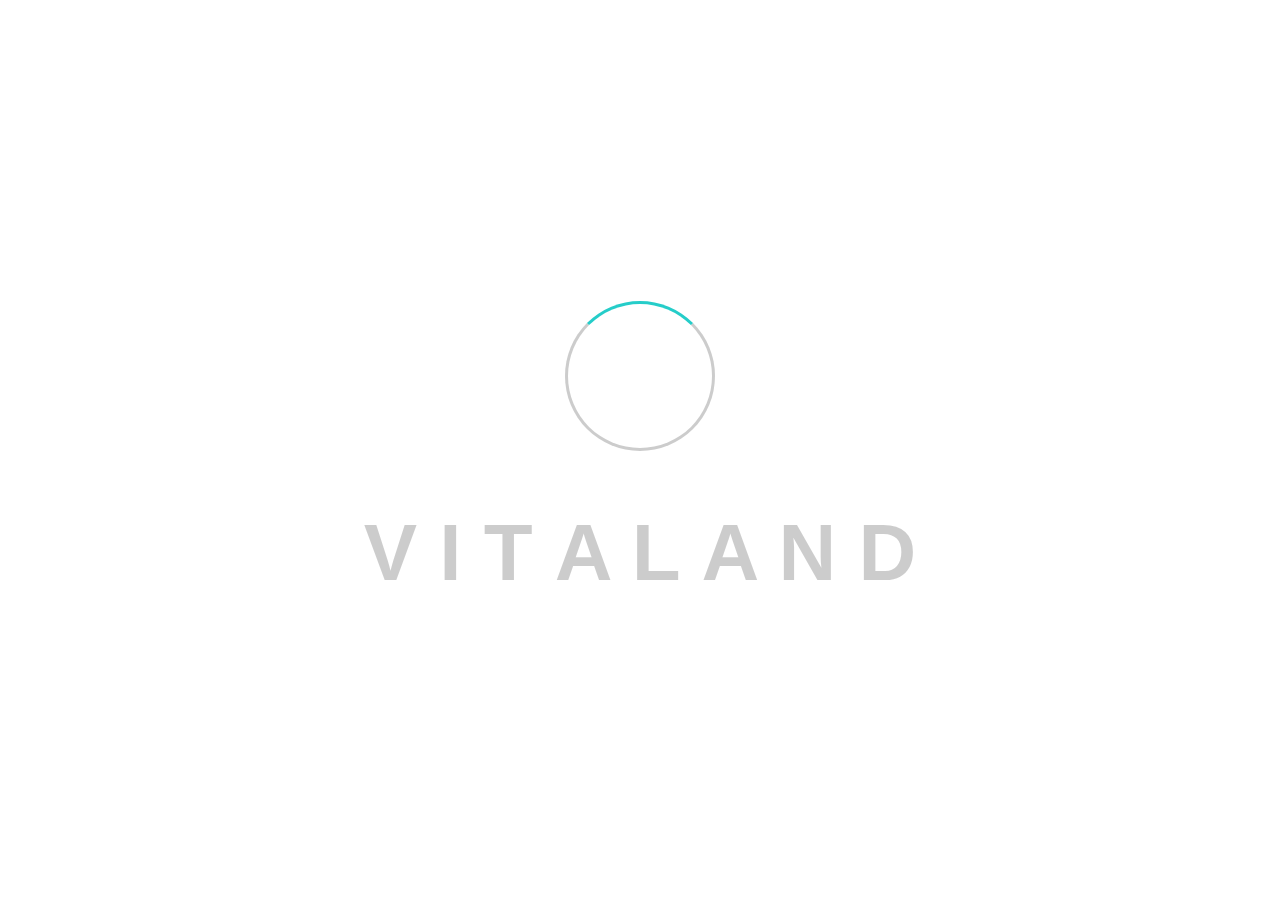
<file: bootstrap学习/index.html>
<!DOCTYPE html>
<html lang="en">

<head>
    <meta charset="UTF-8">
    <meta http-equiv="X-UA-Compatible" content="IE=edge">
    <meta name="viewport" content="width=device-width, initial-scale=1.0">
    <link rel="stylesheet" href="bootstrap/css/bootstrap.css">
    <link rel="stylesheet" href="bootstrap/css/bootstrap.min.css">
    <link rel="stylesheet" href="css/preload.css">
    <link rel="stylesheet" href="css/gallery-grid.css">
    <link rel="shortcut icon" type="image/x-icon" href="images/castle.png">
    <script src="https://cdnjs.cloudflare.com/ajax/libs/popper.js/1.11.0/umd/popper.min.js"
        integrity="sha384-b/U6ypiBEHpOf/4+1nzFpr53nxSS+GLCkfwBdFNTxtclqqenISfwAzpKaMNFNmj4"
        crossorigin="anonymous"></script>
    <title>Vitaland Kids Cafe Headquarter</title>
</head>

<body>
    <!-- preloader  -->
    <div id="preloader">
        <div id="ctn-preloader" class="ctn-preloader" onclick="preloader()">
            <div class="animation-preloader">
                <div class="spinner">
    <!-- <img src="images/castle.png" alt="" style="width: 70px;"> -->
    </div>
                <div class="txt-loading">
                    <span data-text-preloader="V" class="letters-loading">
                        V
                    </span>
                    <span data-text-preloader="I" class="letters-loading">
                        I
                    </span>
                    <span data-text-preloader="T" class="letters-loading">
                        T
                    </span>
                    <span data-text-preloader="A" class="letters-loading">
                        A
                    </span>
                    <span data-text-preloader="L" class="letters-loading">
                        L
                    </span>
                    <span data-text-preloader="A" class="letters-loading">
                        A
                    </span>
                    <span data-text-preloader="N" class="letters-loading">
                        N
                    </span>
                    <span data-text-preloader="D" class="letters-loading">
                        D
                    </span>
                </div>
            </div>
            <div class="loader">
                <div class="row">
                    <div class="col-3 loader-section section-left">
                        <div class="bg"></div>
                    </div>
                    <div class="col-3 loader-section section-left">
                        <div class="bg"></div>
                    </div>
                    <div class="col-3 loader-section section-right">
                        <div class="bg"></div>
                    </div>
                    <div class="col-3 loader-section section-right">
                        <div class="bg"></div>
                    </div>
                </div>
            </div>
        </div>
    </div>
    <!-- preloader end -->

    <!-- <div class="container-fluid" style="padding: 0;">
        <div id="index" class="container">
            <div class="navbar">
                <img src="images/newLogo.png" alt="" style="height: 45px;">
                <a href="" style="font-size: 20px;"><strong>Franchise</strong></a>
            </div>
            
            <div class="row">
            <div id="story" class="col-lg-12" style="margin-bottom: 20px; text-align: center;">
                <h4>Brand story</h4>
                <p>Vitaland is a sdjks kjdks dousoikslkjdja jkskdiodsdnklldksl</p>
            </div></div>
            <div class="row">
                <div class="col-lg-6 col-sm-12"><input class="form-control" type="search"
                        placeholder="search our branches" style="width:100%;border-radius: 3px;margin-bottom: 5px;">
                </div>
                <div id="out" class="col-lg-3 col-sm-6 col-6"><i class="fas fa-map-marker-alt"></i><p
                        onclick="geoFindMe()">Nearby</p></div>
                <div class="btn-group col-lg-3 col-sm-6 col-6">
                    <button type="button" class="btn btn-light dropdown-toggle" data-toggle="dropdown"
                        aria-haspopup="true" aria-expanded="false">
                        Our Branches
                    </button>
                    <div class="dropdown-menu">
                        <a class="dropdown-item" href="home.html"><strong>Rhodes</strong></a>
                        <div class="dropdown-divider"></div>
                        <a class="dropdown-item disabled" href="#">Miranda (coming soon...)</a>
                        <a class="dropdown-item disabled" href="#">Burwood (coming soon...)</a>
                        <a class="dropdown-item disabled" href="#">North Beach (coming soon...)</a>
                    </div>
                </div>
            </div>
            <div id="membership" class="row">
                <div class="col-lg-5 col-sm-12" >
                    <img src="https://glueup.com/storage/app/uploads/public/5f2/333/c07/5f2333c07df10013921196.png"
                        alt="" width="90%">
                </div>
                <div class="col-lg-7 col-sm-12" >
                    <table class="table">
                        <caption>List of Membership</caption>
                        <thead>
                            <tr>
                                <th scope="col">#</th>
                                <th scope="col">Top up</th>
                                <th scope="col">Bonus</th>
                                <th scope="col">You'll get</th>
                            </tr>
                        </thead>
                        <tbody>
                            <tr>
                                <th scope="row">Diamond</th>
                                <td>5000</td>
                                <td>2000</td>
                                <td>7000</td>
                            </tr>
                            <tr>
                                <th scope="row">Platinum</th>
                                <td>3000</td>
                                <td>1100</td>
                                <td>4100</td>
                            </tr>
                            <tr>
                                <th scope="row">Gold</th>
                                <td>Larry</td>
                                <td>the Bird</td>
                                <td>@twitter</td>
                            </tr>
                            <tr>
                                <th scope="row">Silver</th>
                                <td>Larry</td>
                                <td>the Bird</td>
                                <td>@twitter</td>
                            </tr>
                        </tbody>
                    </table>
                </div>
            </div>

        </div> -->

    </div>
    <script type="text/javascript" src="js/jquery-3.5.0.min.js"></script>
    <script src="bootstrap/js/bootstrap.min.js"></script>
    <script src="bootstrap/js/bootstrap.bundle.js"></script>
    <script src="bootstrap/js/bootstrap.bundle.min.js"></script>
    <script src="bootstrap/js/popper.min.js"></script>

    <script type="text/javascript" src="js/main.js"></script>
    <script>
        function geoFindMe() {
            var output = document.getElementById("out");

            if (!navigator.geolocation) {
                output.innerHTML = "<p>您的浏览器不支持地理位置</p>";
                return;
            }

            function success(position) {
                var latitude = position.coords.latitude;
                var longitude = position.coords.longitude;

                output.innerHTML = '<p>Latitude is ' + latitude + '° <br>Longitude is ' + longitude + '°</p>';

                var img = new Image();
                img.src = "http://maps.googleapis.com/maps/api/staticmap?center=" + latitude + "," + longitude + "&zoom=13&size=300x300&sensor=false";

                output.appendChild(img);
            };

            function error() {
                output.innerHTML = "无法获取您的位置";
            };

            output.innerHTML = "<p>Locating…</p>";

            navigator.geolocation.getCurrentPosition(success, error);
        }
    </script>
</body>

</html>
</file>
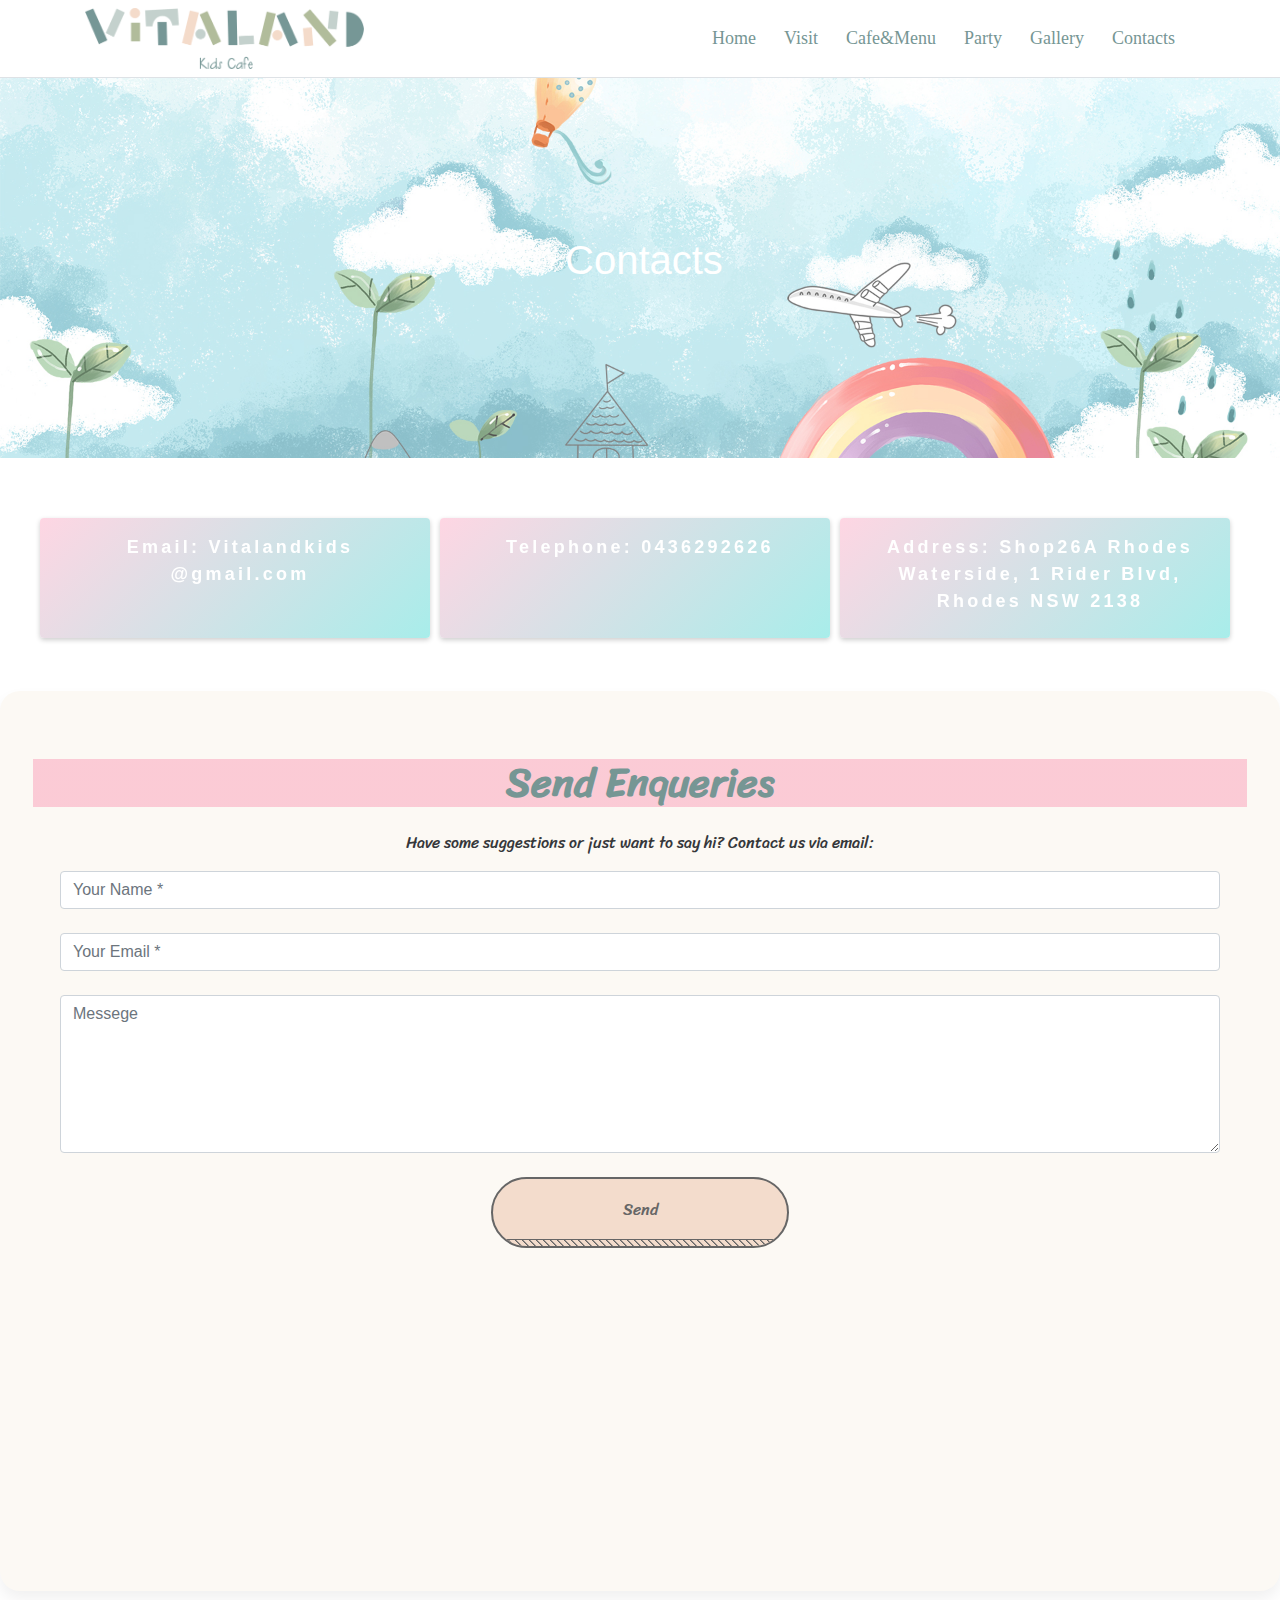
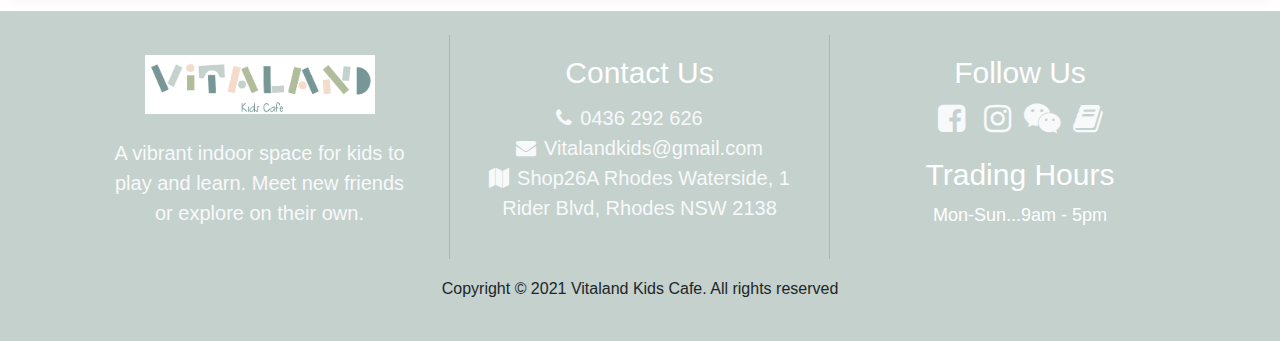
<file: bootstrap学习/contacts.html>
<!DOCTYPE html>
<html lang="en">

<head>
    <meta charset="UTF-8">
    <meta name="viewport" content="width=device-width, initial-scale=1.0">
    <meta http-equiv="X-UA-Compatible" content="ie=edge">
    <!--[if lt IE 9]>
      <script src="https://cdn.jsdelivr.net/npm/html5shiv@3.7.3/dist/html5shiv.min.js"></script>
      <script src="https://cdn.jsdelivr.net/npm/respond.js@1.4.2/dest/respond.min.js"></script>
    <![endif]-->
    <script type="text/javascript" src="https://cdnjs.cloudflare.com/ajax/libs/jquery/3.4.1/jquery.slim.min.js"></script>
    <link rel="stylesheet" href="bootstrap/css/bootstrap.min.css">
    <link rel="stylesheet" href="bootstrap/css/bootstrap.css">
    <link rel="stylesheet" href="https://cdnjs.cloudflare.com/ajax/libs/font-awesome/4.7.0/css/font-awesome.css">
    <link rel="stylesheet" href="css/index.css">
    <link rel="preconnect" href="https://fonts.gstatic.com">
    <link href="https://fonts.googleapis.com/css2?family=Cute+Font&family=Sriracha&display=swap" rel="stylesheet">
    <link rel="stylesheet" type="text/css" href="css/commonstyle.css">
    <link rel="stylesheet" href="css/baguetteBox.min.css">
    <link rel="stylesheet" href="css/gallery-grid.css">
    <script type="text/javascript" src="js/jquery-1.12.4.min.js"></script>
    <link rel="shortcut icon" type="image/x-icon" href="images/castle.png">
    <script src="https://stackpath.bootstrapcdn.com/bootstrap/4.3.1/js/bootstrap.bundle.min.js"></script>
    <title>Vitaland Kids Cafe</title>
</head>

<body>
    <!-- Navigation -->
    <nav class="navbar navbar-expand-lg navbar-dark bg-light border-bottom shadow-md">
        <div class="container">            
            <a class="navbar-left" href="home.html">
                <img src="images/newLogo.png" alt="Vitaland Kids Cafe">
            </a>
            <button class="navbar-toggler" type="button" data-toggle="collapse" data-target="#navbarResponsive"
                aria-controls="navbarResponsive" aria-expanded="false" aria-label="Toggle navigation">
                <span class="navbar-toggler-icon"></span>
            </button>
            <div class="collapse navbar-collapse" id="navbarResponsive">
                <ul class="navbar-nav ml-auto">
                    <li class="nav-item">
                        <a class="nav-link" href="home.html">Home</a>
                    </li>
                    <li class="nav-item">
                        <a class="nav-link" href="visit.html">Visit</a>
                    </li>
                    <li class="nav-item">
                        <a class="nav-link" href="menu.html">Cafe&Menu</a>
                    </li>
                    <li class="nav-item">
                        <a class="nav-link" href="party.html">Party</a>
                    </li>
                    <li class="nav-item">
                        <a class="nav-link" href="gallery.html">Gallery</a>
                    </li>
                    <li class="nav-item active">
                        <a class="nav-link" href="contacts.html">Contacts</a>
                    </li>
                </ul>
            </div>
        </div>
    </nav>

    <!-- Page Content -->
    <div class="container-fluid">
        <div id="contacts">
            <div style="width: 150px">
                <h1>
                    <p class="text-center text-white">Contacts</p>
                </h1>
            </div>
        </div>
        <div id="infoboard" class="row" style="margin-top:60px; margin-bottom: 60px; margin-left: 40px; margin-right: 40px;">
            <a class="col-sm-12 col-md-4 infoboard" title="Email: Vitalandkids         @gmail.com" onmouseover="i=0; wave(i)"></a>
            <a class="col-sm-12 col-md-4 infoboard" title="Telephone: 0436292626" onmouseover="i=1; wave(i)"></a>
            <a class="col-sm-12 col-md-4 infoboard"
                title="Address: Shop26A Rhodes Waterside, 1 Rider Blvd, Rhodes NSW 2138"
                onmouseover="i=2; wave(i)"></a>
        </div>
        <div class="container gallery-container" style="margin-bottom: 20px;justify-content:center; background-color:#fcf9f4;">
            <div class="col-sm-12">
                <form class="col-lg-12" method="POST" action="email.php">
                    <br><br>
                    <th><h1 style="text-align:center;font-family: 'Sriracha', cursive;">Send Enqueries</h1></th>
                    <br><p style="text-align:center;font-family: 'Sriracha', cursive;">Have some suggestions or just want to say hi? Contact us via email:</p>
                    <div class="col-md-12">
                    <input type="text" class="form-control" name="Name" placeholder="Your Name *" required><br>
                    </div>
                    <div class="col-md-12">                    
                    <input type="email" class="form-control" name="Email" aria-describedby="emailHelp" placeholder="Your Email *" required><br>
                    </div>
                    <div class="col-md-12">                    
                    <textarea class="form-control" name="Textcontent" rows="6" placeholder="Messege"></textarea>
                    </div>
                    <br>
                    <div style="text-align: center;">
                        <button type="submit" class="btn1 btn--stripe btn--radius col-sm-3" style="font-family: 'Sriracha', cursive;">Send</button>
                    </div>                
                    <br><br>
                </form>
            </div>
        </div>
    </div>

    <!-- footer -->
    <footer>
        <div class="jumbotron jumbotron-fluid bg-secondary p-4 mt-5 mb-0">
            <div class="container">
                <div class="row">
                    <div class="col-12 col-sm-12 col-md-12 col-lg-4 col-xl-4 cizgi">
                        <div class="card bg-secondary border-0">
                            <div class="card-body text-light text-center">
                                <img src="images/smallLogo.png" alt="" width="230px" height="auto"
                                    max-width="66%"><br><br>

                                <p class="d-inline lead">A vibrant indoor space for kids to play and learn. Meet new
                                    friends or explore on their own.<br>
                                </p>

                            </div>
                        </div>
                    </div>

                    <div class="col-12 col-sm-12 col-md-6 col-lg-4 col-xl-4 cizgi">
                        <div class="card bg-secondary border-0">
                            <div class="card-body text-center">
                                <h5 class="card-title text-white display-4" style="font-size:30px"><strong>Contact
                                        Us</strong>
                                </h5>
                                <a class="text-light d-block lead" style="margin-left: -20px" href="#"><i
                                        class="fa fa-phone mr-2"></i>0436 292 626</a>
                                <a class="text-light d-block lead" href="#"><i
                                        class="fa fa-envelope mr-2"></i>Vitalandkids@gmail.com
                                </a>
                                <a class="text-light d-block lead"
                                    href="https://www.google.com/maps/place/Vitaland+Kids+Cafe/@-33.8348117,151.0830516,17z/data=!3m1!4b1!4m5!3m4!1s0x6b12a539952262e5:0x449f6b0a17a63c5b!8m2!3d-33.8348117!4d151.0852403"><i
                                        class="fa fa-map mr-2"></i>Shop26A Rhodes Waterside, 1 Rider Blvd, Rhodes
                                    NSW 2138</a>
                            </div>
                        </div>
                    </div>

                    <div class="col-12 col-sm-12 col-md-6 col-lg-4 col-xl-4">

                        <div class="card bg-secondary border-0">
                            <div class="card-body text-center" style="padding-bottom: 0%;">
                                <h5 class="card-title text-white display-4" style="font-size:30px;"><strong>Follow
                                        Us</strong></h5>

                                <a class="text-light"
                                    href="https://www.facebook.com/pages/category/Restaurant/vitaland_kids_cafe-104417804975632/"
                                    target="view_window"><i class="fa fa-facebook-square fa-fw fa-2x"></i></a>
                                <a class="text-light" href="https://www.instagram.com/vitaland_kids_cafe/"
                                    target="view_window"><i class="fa fa-instagram fa-fw fa-2x"></i></a>
                                <a class="text-light-wechat"><i class="fa fa-wechat fa-fw fa-2x"></i></a>
                                <a class="text-light"
                                    href="https://www.xiaohongshu.com/user/profile/5c60b7e7000000001d038f2c"
                                    target="view_window"><i class="fa fa-book fa-fw fa-2x"></i></a>
                            </div>
                            <div class="code_wrap">
                                <ul class="code">
                                    <li><img class="wechat" src="images/qrcode.png" alt="" width="100px" height="100px">
                                    </li>
                                </ul>
                            </div>
                            <div class="card-body text-center">
                                <h5 class="card-title text-white display-4" style="font-size:30px"><strong>Trading
                                        Hours</strong></h5>
                                <p class="card-title text-white display-4" style="font-size:18px">Mon-Sun...9am - 5pm
                                </p>
                            </div>
                        </div>



                    </div>

                </div>

                <div class="copyright">
                    <p class="text-center">Copyright © 2021 Vitaland Kids Cafe. All rights reserved</p>
                </div>
            </div>

        </div>

    </footer>
    <script type="text/javascript" src="js/wechat_fade.js"></script>
    <script>
        function wave(i) {            
            const aElem = document.querySelectorAll('a.infoboard')
            const docStyle = aElem[i].style
            const boundingClientRect = aElem[i].getBoundingClientRect()
                        
            aElem[i].onmousemove = function (e) {

                const x = e.clientX - boundingClientRect.left
                const y = e.clientY - boundingClientRect.top

                const xc = boundingClientRect.width / 3
                const yc = boundingClientRect.height / 3

                const dx = x - xc
                const dy = y - yc

                docStyle.setProperty('--rx', `${dy / -1}deg`)
                docStyle.setProperty('--ry', `${dx / 10}deg`)

            }

            aElem[i].onmouseleave = function (e) {

                docStyle.setProperty('--ty', '0')
                docStyle.setProperty('--rx', '0')
                docStyle.setProperty('--ry', '0')
                
            }

            aElem[i].onmousedown = function (e) {

                docStyle.setProperty('--tz', '-25px')

            }

            aElem[i].onmouseup = function (e) {

                docStyle.setProperty('--tz', '-12px')

            }
        }        
    </script>
</body>

</html>
</file>
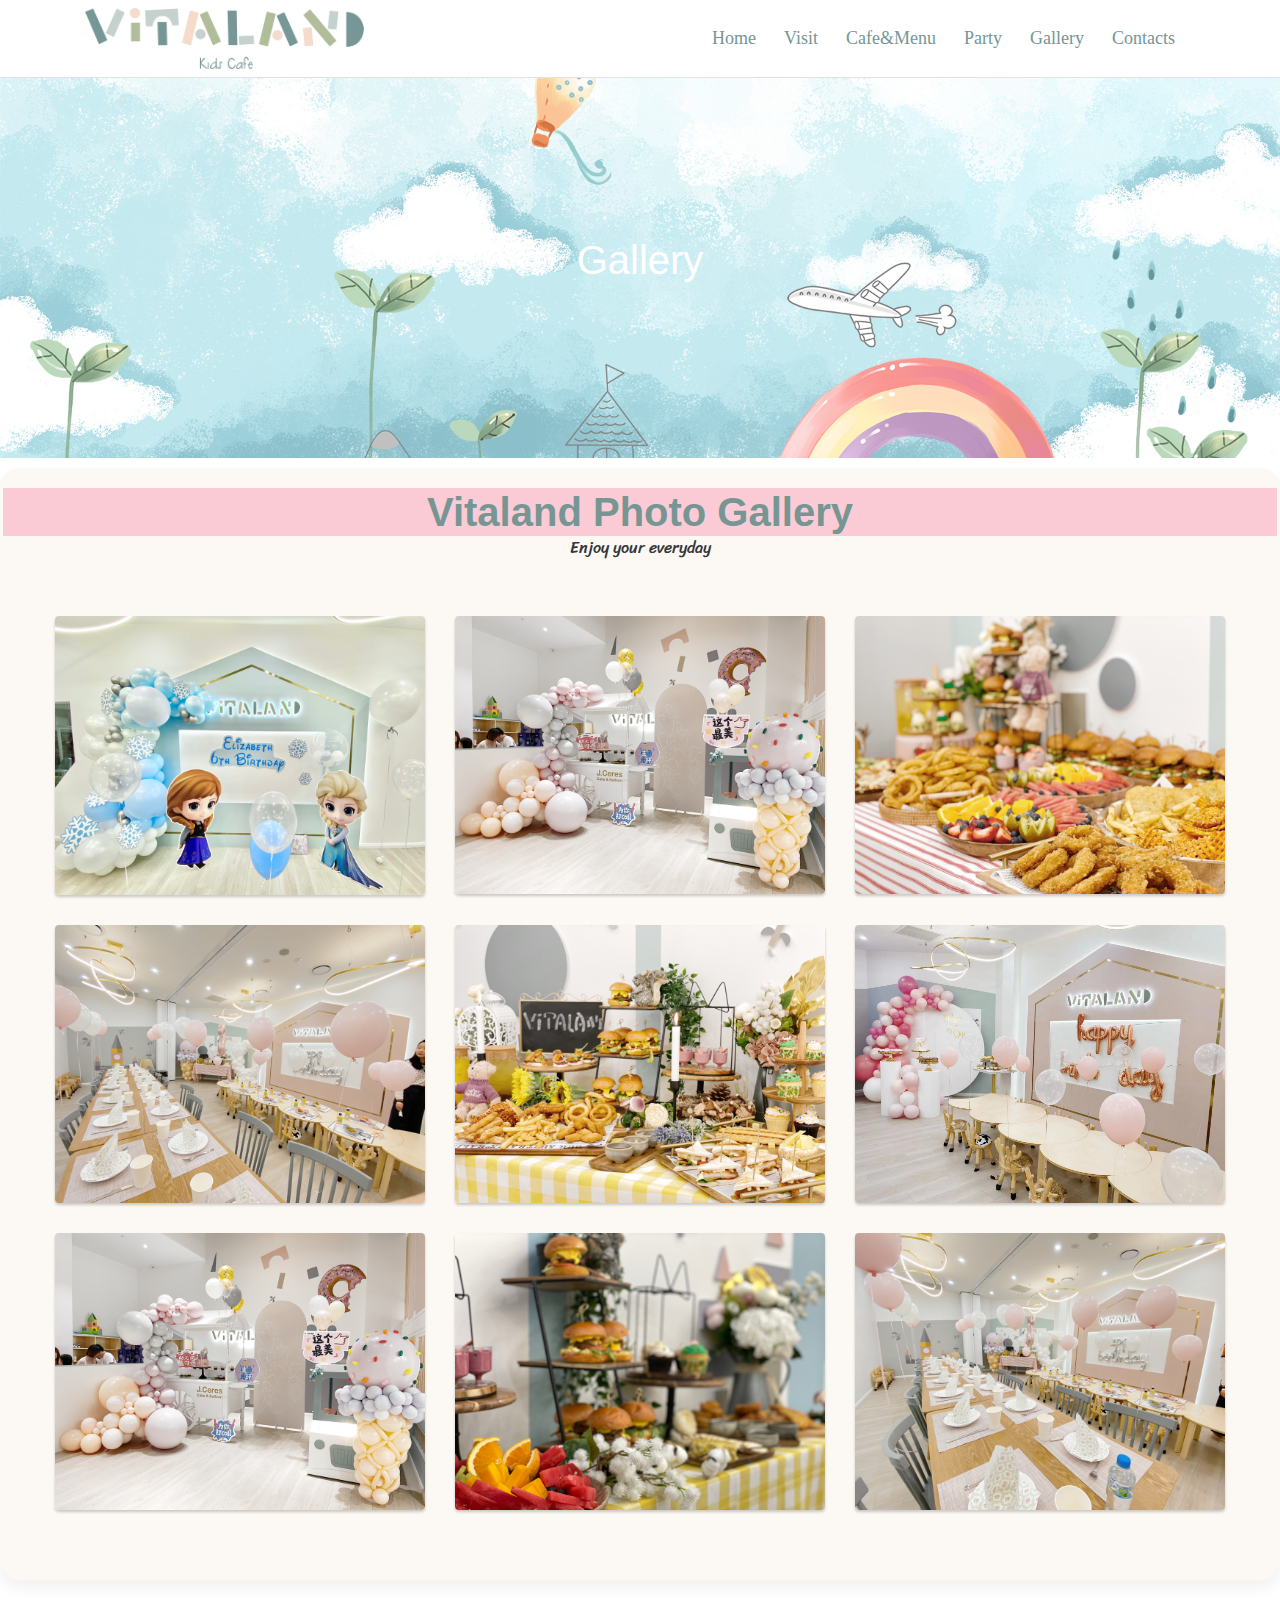
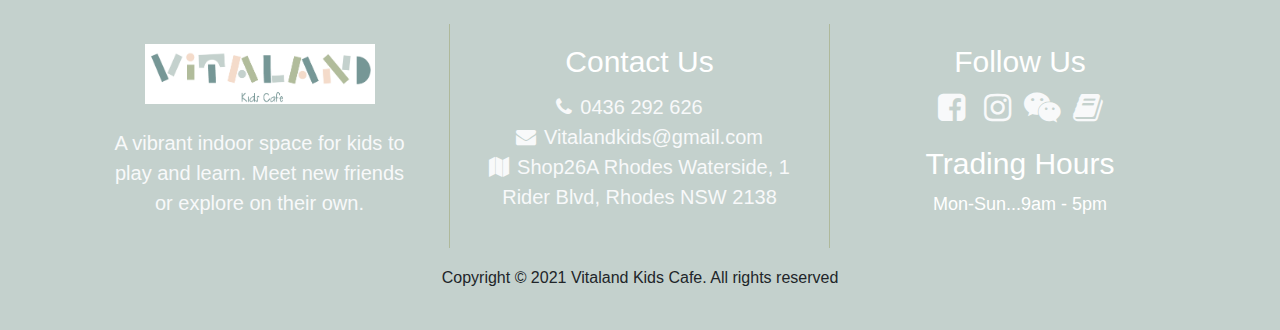
<file: bootstrap学习/gallery.html>
<!DOCTYPE html>
<html lang="en">

<head>
    <meta charset="UTF-8">
    <meta name="viewport" content="width=device-width, initial-scale=1.0">
    <meta http-equiv="X-UA-Compatible" content="ie=edge">
    <!--[if lt IE 9]>
      <script src="https://cdn.jsdelivr.net/npm/html5shiv@3.7.3/dist/html5shiv.min.js"></script>
      <script src="https://cdn.jsdelivr.net/npm/respond.js@1.4.2/dest/respond.min.js"></script>
    <![endif]-->
    <script src="https://cdnjs.cloudflare.com/ajax/libs/jquery/3.4.1/jquery.slim.min.js"></script>
    <link rel="stylesheet" href="bootstrap/css/bootstrap.min.css">
    <link rel="stylesheet" href="bootstrap/css/bootstrap.css">
    <link rel="stylesheet" href="https://cdnjs.cloudflare.com/ajax/libs/font-awesome/4.7.0/css/font-awesome.css">
    <link rel="stylesheet" href="css/index.css">
    <link rel="preconnect" href="https://fonts.gstatic.com">
    <link href="https://fonts.googleapis.com/css2?family=Cute+Font&family=Sriracha&display=swap" rel="stylesheet">
    <link rel="stylesheet" type="text/css" href="css/commonstyle.css">

    <link rel="stylesheet" href="css/baguetteBox.min.css">
    <link rel="stylesheet" href="css/gallery-grid.css">
    
    <script src="js/baguetteBox.min.js"></script>
    <link rel="shortcut icon" type="image/x-icon" href="images/castle.png">
    <script type="text/javascript" src="js/jquery-1.12.4.min.js"></script>
    <script src="https://stackpath.bootstrapcdn.com/bootstrap/4.3.1/js/bootstrap.bundle.min.js"></script>
    <title>Vitaland Kids Cafe</title>
</head>

<body>
    <!-- Navigation -->
    <nav class="navbar navbar-expand-lg navbar-dark bg-light border-bottom shadow-md">
        <div class="container">
            <!-- <a class="navbar-left 1" href="home.html">
                <img src="images/castle.png" alt="Castle">
            </a> -->
            <a class="navbar-left" href="home.html">

                <img src="images/newLogo.png" alt="Vitaland Kids Cafe">
            </a>
            <button class="navbar-toggler" type="button" data-toggle="collapse" data-target="#navbarResponsive"
                aria-controls="navbarResponsive" aria-expanded="false" aria-label="Toggle navigation">
                <span class="navbar-toggler-icon"></span>
            </button>
            <div class="collapse navbar-collapse" id="navbarResponsive">
                <ul class="navbar-nav ml-auto">
                    <li class="nav-item">
                        <a class="nav-link" href="home.html">Home</a>
                    </li>
                    <li class="nav-item">
                        <a class="nav-link" href="visit.html">Visit</a>
                    </li>
                    <li class="nav-item">
                        <a class="nav-link" href="menu.html">Cafe&Menu</a>
                    </li>
                    <li class="nav-item">
                        <a class="nav-link" href="party.html">Party</a>
                    </li>
                    <li class="nav-item active">
                        <a class="nav-link" href="gallery.html">Gallery</a>
                    </li>
                    <li class="nav-item">
                        <a class="nav-link" href="contacts.html">Contacts</a>
                    </li>
                </ul>
            </div>
        </div>
    </nav>

    <!-- Page Content -->
    <div class="container-fluid">
        <div id="contacts">            
        <div style="width: 150px"><h1><p class="text-center text-white">Gallery</p></h1></div>
        </div>
        <div class="htmleaf-container" style="margin-bottom: 20px">
            <div class="container gallery-container">
    
                <h1>Vitaland Photo Gallery</h1>
                
                <p class="page-description text-center" style="font-family: 'Sriracha', cursive;">Enjoy your everyday</p>
                
                <div class="tz-gallery">
    
                    <div class="row">
                        <div class="col-sm-6 col-md-4">
                            <a class="lightbox" href="images/Heng1.jpg">
                                <img src="images/Heng1.jpg" alt="">
                            </a>
                        </div>
                        <div class="col-sm-6 col-md-4">
                            <a class="lightbox" href="images/Heng2.jpg">
                                <img src="images/Heng2.jpg" alt="">
                            </a>
                        </div>
                        <div class="col-sm-12 col-md-4">
                            <a class="lightbox" href="images/Heng3.jpg">
                                <img src="images/Heng3.jpg" alt="">
                            </a>
                        </div>
                        <div class="col-sm-6 col-md-4">
                            <a class="lightbox" href="images/Heng4.jpg">
                                <img src="images/Heng4.jpg" alt="">
                            </a>
                        </div>
                        <div class="col-sm-6 col-md-4">
                            <a class="lightbox" href="images/Heng5.jpg">
                                <img src="images/Heng5.jpg" alt="">
                            </a>
                        </div>
                        <div class="col-sm-6 col-md-4">
                            <a class="lightbox" href="images/Heng6.jpg">
                                <img src="images/Heng6.jpg" alt="">
                            </a>
                        </div>
                        <div class="col-sm-6 col-md-4">
                            <a class="lightbox" href="images/Heng10.jpg">
                                <img src="images/Heng10.jpg" alt="">
                            </a>
                        </div>
                        <div class="col-sm-6 col-md-4">
                            <a class="lightbox" href="images/Heng11.jpg">
                                <img src="images/Heng11.jpg" alt="">
                            </a>
                        </div>
                        <div class="col-sm-6 col-md-4">
                            <a class="lightbox" href="images/Heng9.jpg">
                                <img src="images/Heng9.jpg" alt="">
                            </a>
                        </div>
                    </div>
    
                </div>
    
            </div>
    
        </div>
                 
    </div>

    <!-- footer -->
    <footer>
        <div class="jumbotron jumbotron-fluid bg-secondary p-4 mt-5 mb-0">
            <div class="container">
                <div class="row">
                    <div class="col-12 col-sm-12 col-md-12 col-lg-4 col-xl-4 cizgi">
                        <div class="card bg-secondary border-0">
                            <div class="card-body text-light text-center">
                                <img src="images/smallLogo.png" alt="" width="230px" height="auto"
                                    max-width="66%"><br><br>

                                <p class="d-inline lead">A vibrant indoor space for kids to play and learn. Meet new
                                    friends or explore on their own.<br>
                                </p>

                            </div>
                        </div>
                    </div>

                    <div class="col-12 col-sm-12 col-md-6 col-lg-4 col-xl-4 cizgi">
                        <div class="card bg-secondary border-0">
                            <div class="card-body text-center">
                                <h5 class="card-title text-white display-4" style="font-size:30px"><strong>Contact
                                        Us</strong>
                                </h5>
                                <a class="text-light d-block lead" style="margin-left: -20px" href="#"><i
                                        class="fa fa-phone mr-2"></i>0436 292 626</a>
                                <a class="text-light d-block lead" href="#"><i class="fa fa-envelope mr-2"></i>Vitalandkids@gmail.com
                                </a>
                                <a class="text-light d-block lead"
                                    href="https://www.google.com/maps/place/Vitaland+Kids+Cafe/@-33.8348117,151.0830516,17z/data=!3m1!4b1!4m5!3m4!1s0x6b12a539952262e5:0x449f6b0a17a63c5b!8m2!3d-33.8348117!4d151.0852403"><i
                                        class="fa fa-map mr-2"></i>Shop26A Rhodes Waterside, 1 Rider Blvd, Rhodes
                                    NSW 2138</a>
                            </div>
                        </div>
                    </div>

                    <div class="col-12 col-sm-12 col-md-6 col-lg-4 col-xl-4">

                        <div class="card bg-secondary border-0">
                            <div class="card-body text-center" style="padding-bottom: 0%;">
                                <h5 class="card-title text-white display-4" style="font-size:30px;"><strong>Follow
                                        Us</strong></h5>

                                <a class="text-light"
                                    href="https://www.facebook.com/pages/category/Restaurant/vitaland_kids_cafe-104417804975632/"
                                    target="view_window"><i class="fa fa-facebook-square fa-fw fa-2x"></i></a>
                                <a class="text-light" href="https://www.instagram.com/vitaland_kids_cafe/"
                                    target="view_window"><i class="fa fa-instagram fa-fw fa-2x"></i></a>
                                <a class="text-light-wechat"><i class="fa fa-wechat fa-fw fa-2x"></i></a>
                                <a class="text-light"
                                    href="https://www.xiaohongshu.com/user/profile/5c60b7e7000000001d038f2c"
                                    target="view_window"><i class="fa fa-book fa-fw fa-2x"></i></a>
                            </div>
                            <div class="code_wrap">
                                <ul class="code">
                                    <li><img class="wechat" src="images/qrcode.png" alt="" width="100px" height="100px">
                                    </li>
                                </ul>
                            </div>
                            <div class="card-body text-center">
                                <h5 class="card-title text-white display-4" style="font-size:30px"><strong>Trading
                                        Hours</strong></h5>
                                <p class="card-title text-white display-4" style="font-size:18px">Mon-Sun...9am - 5pm
                                </p>
                            </div>
                        </div>



                    </div>

                </div>

                <div class="copyright">
                    <p class="text-center">Copyright © 2021 Vitaland Kids Cafe. All rights reserved</p>
                </div>
            </div>

        </div>

    </footer>
    <script type="text/javascript" src="js/wechat_fade.js"></script>
    <script type="text/javascript">
        baguetteBox.run('.tz-gallery');
    </script>
</body>

</html>
</file>
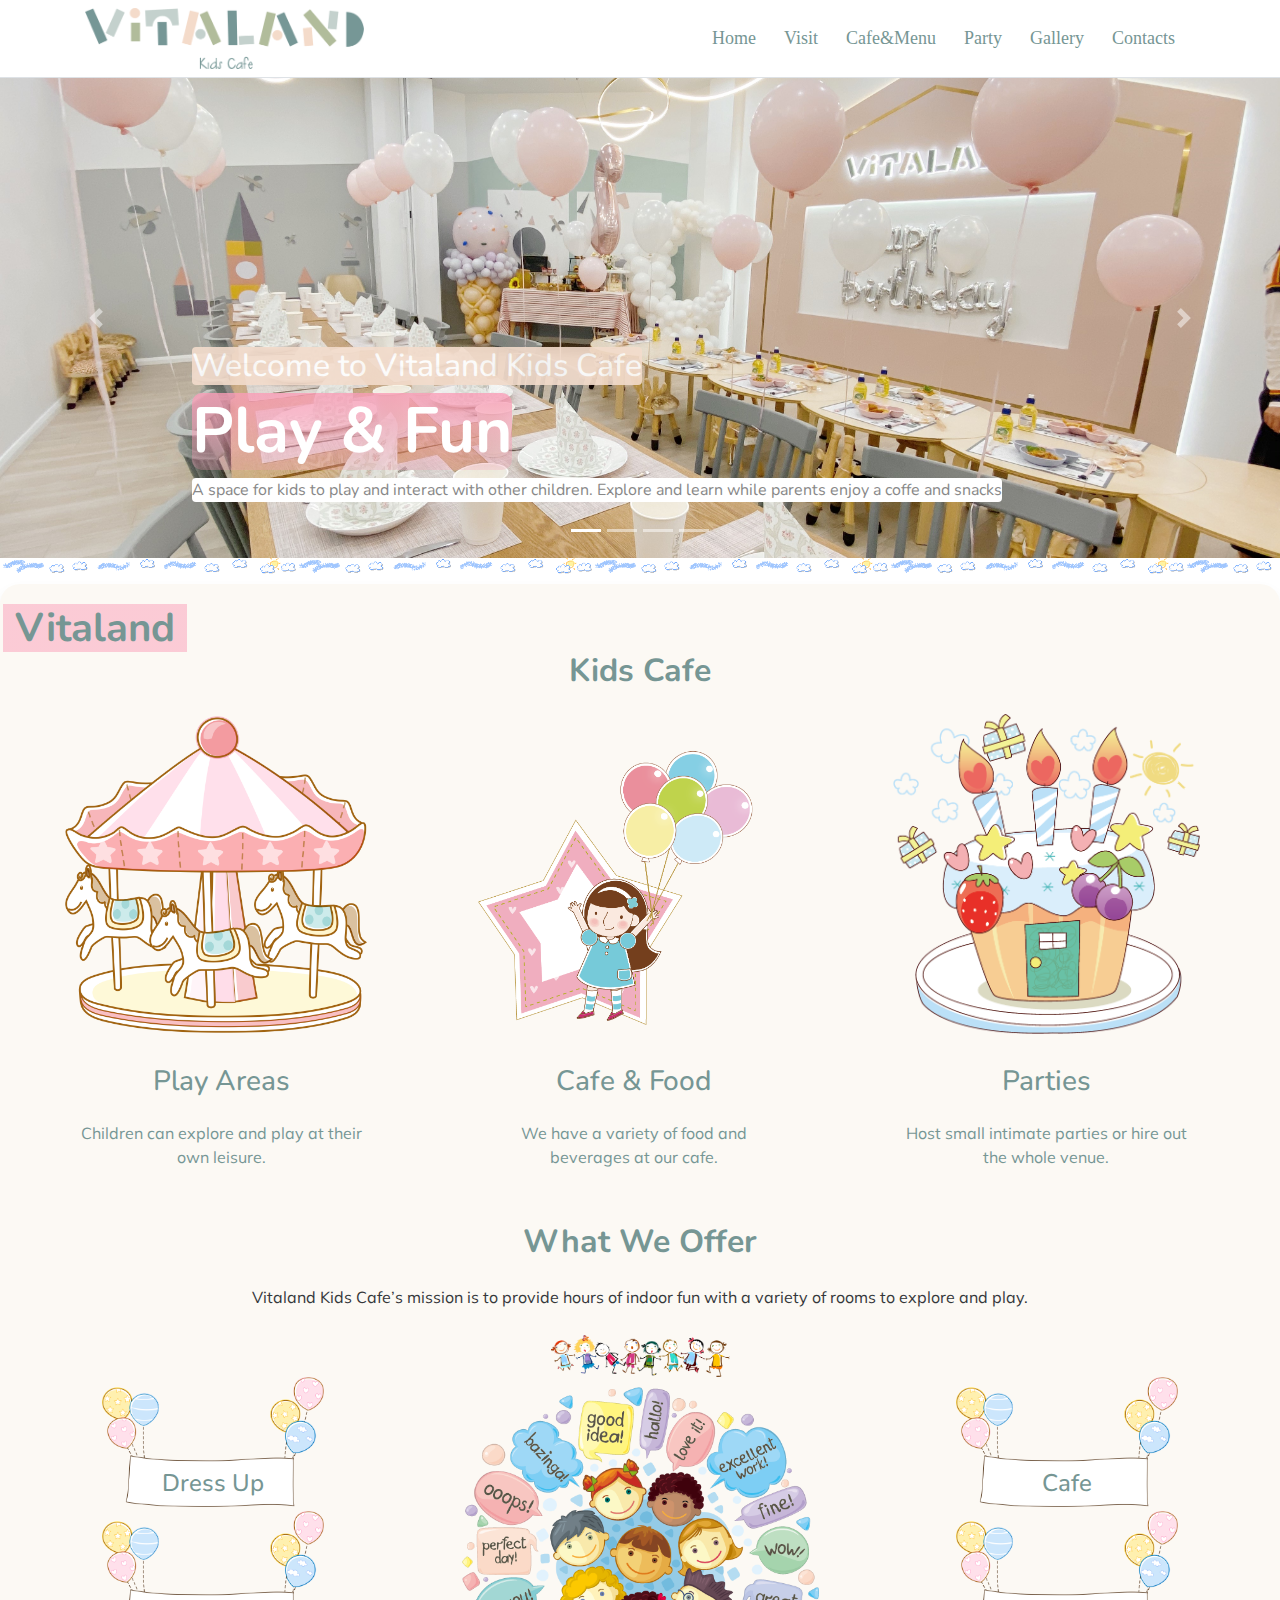
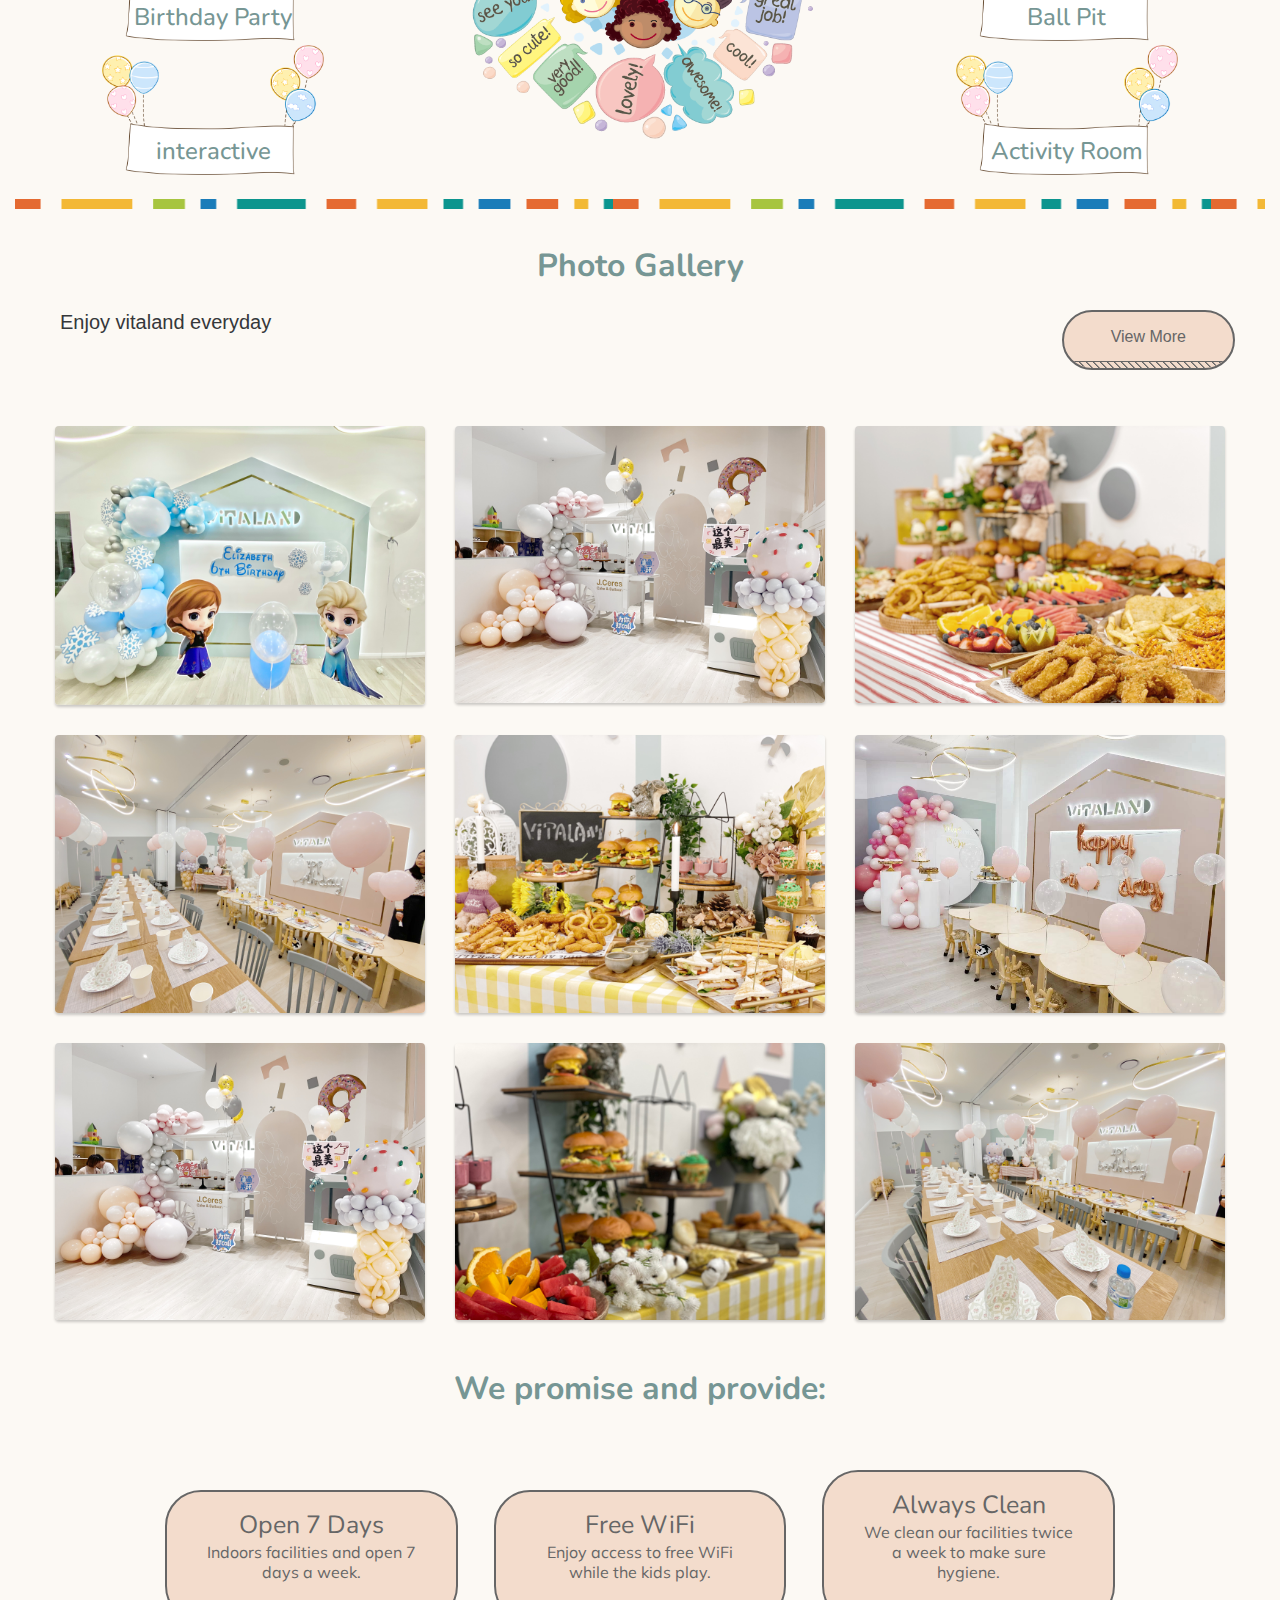
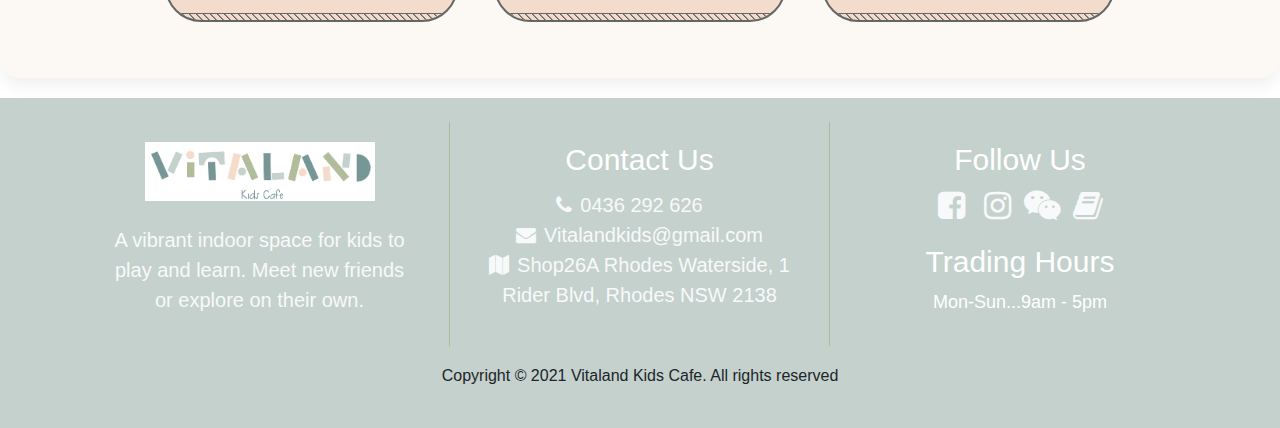
<file: bootstrap学习/home.html>
<!DOCTYPE html>
<html lang="en">

<head>
    <meta charset="UTF-8">
    <meta name="viewport" content="width=device-width, initial-scale=1.0">
    <meta http-equiv="X-UA-Compatible" content="ie=edge">
    <!--[if lt IE 9]>
      <script src="https://cdn.jsdelivr.net/npm/html5shiv@3.7.3/dist/html5shiv.min.js"></script>
      <script src="https://cdn.jsdelivr.net/npm/respond.js@1.4.2/dest/respond.min.js"></script>
    <![endif]-->
    <script src="https://cdnjs.cloudflare.com/ajax/libs/jquery/3.4.1/jquery.slim.min.js"></script>
    <link rel="stylesheet" href="bootstrap/css/bootstrap.min.css">
    <link rel="stylesheet" href="bootstrap/css/bootstrap.css">
    <link rel="stylesheet" href="https://cdnjs.cloudflare.com/ajax/libs/font-awesome/4.7.0/css/font-awesome.css">
    <link rel="stylesheet" href="css/index.css">
    <link rel="preconnect" href="https://fonts.gstatic.com">
    <link href="https://fonts.googleapis.com/css2?family=Cute+Font&family=Sriracha&display=swap" rel="stylesheet">
    <link rel="stylesheet" type="text/css" href="css/commonstyle.css">    
    <link href="https://fonts.googleapis.com/css2?family=Nunito:wght@800&display=swap" rel="stylesheet">    
    <link href="https://fonts.googleapis.com/css2?family=Mulish:wght@300&display=swap" rel="stylesheet">    
    <link rel="stylesheet" href="css/baguetteBox.min.css">
    <link rel="stylesheet" href="css/gallery-grid.css">
    <link rel="shortcut icon" type="image/x-icon" href="images/castle.png">
    <script src="js/baguetteBox.min.js"></script>

    <script type="text/javascript" src="js/jquery-1.12.4.min.js"></script>
    <script src="https://stackpath.bootstrapcdn.com/bootstrap/4.3.1/js/bootstrap.bundle.min.js"></script>
    <title>Vitaland Kids Cafe</title>
</head>

<body>
    <!-- Navigation -->
    <nav class="navbar navbar-expand-lg navbar-dark bg-light border-bottom shadow-md">
        <div class="container">
            <a class="navbar-left" href="home.html">

                <img src="images/newLogo.png" alt="Vitaland Kids Cafe">
            </a>
            <button class="navbar-toggler" type="button" data-toggle="collapse" data-target="#navbarResponsive"
                aria-controls="navbarResponsive" aria-expanded="false" aria-label="Toggle navigation">
                <span class="navbar-toggler-icon"></span>
            </button>
            <div class="collapse navbar-collapse" id="navbarResponsive">
                <ul class="navbar-nav ml-auto">
                    <li class="nav-item active">
                        <a class="nav-link" href="home.html">Home</a>
                    </li>
                    <li class="nav-item">
                        <a class="nav-link" href="visit.html">Visit</a>
                    </li>
                    <li class="nav-item">
                        <a class="nav-link" href="menu.html">Cafe&Menu</a>
                    </li>
                    <li class="nav-item">
                        <a class="nav-link" href="party.html">Party</a>
                    </li>
                    <li class="nav-item">
                        <a class="nav-link" href="gallery.html">Gallery</a>
                    </li>
                    <li class="nav-item">
                        <a class="nav-link" href="contacts.html">Contacts</a>
                    </li>
                </ul>
            </div>
        </div>
    </nav>

    <!-- Page Content -->
    <div id="article" class="container-fluid">
        <div id="carousel" class="carousel slide" data-ride="carousel">
            <ol class="carousel-indicators">
                <li data-target="#carousel" data-slide-to="0" class="active"></li>
                <li data-target="#carousel" data-slide-to="1"></li>
                <li data-target="#carousel" data-slide-to="2"></li>
                <li data-target="#carousel" data-slide-to="3"></li>
            </ol>
            <div class="carousel-inner">
                <div class="carousel-item active">
                    <img src="images/fuben5.jpg" class="d-block w-100" alt="...">
                    <div class="carousel-caption d-none d-md-block">
                        <h5>Welcome to Vitaland Kids Cafe</h5>
                        <div class="clearfix"></div>
                        <h1>Play & Fun</h1>
                        <div class="clearfix"></div>
                        <p>A space for kids to play and interact with other children. Explore and learn while parents enjoy a coffe and snacks</p>
                        <div class="clearfix"></div>
                    </div>
                </div>
                <div class="carousel-item">
                    <img src="images/fuben2.jpg" class="d-block w-100" alt="...">
                    <div class="carousel-caption d-none d-md-block">
                        <h5>Welcome to Vitaland Kids Cafe</h5>
                        <div class="clearfix"></div>
                        <h1>Play & Fun</h1>
                        <div class="clearfix"></div>
                        <p>A space for kids to play and interact with other children. Explore and learn while parents enjoy a coffe and snacks</p>
                        <div class="clearfix"></div>
                    </div>
                </div>
                <div class="carousel-item">
                    <img src="images/fuben1.jpg" class="d-block w-100" alt="...">
                    <div class="carousel-caption d-none d-md-block">
                        <h5>Welcome to Vitaland Kids Cafe</h5>
                        <div class="clearfix"></div>
                        <h1>Play & Fun</h1>
                        <div class="clearfix"></div>
                        <p>A space for kids to play and interact with other children. Explore and learn while parents enjoy a coffe and snacks</p>
                        <div class="clearfix"></div>
                    </div>
                </div>
                <div class="carousel-item">
                    <img src="images/fuben4.jpeg" class="d-block w-100" alt="...">
                    <div class="carousel-caption d-none d-md-block">
                        <h5>Welcome to Vitaland Kids Cafe</h5>
                        <div class="clearfix"></div>
                        <h1>Play & Fun</h1>
                        <div class="clearfix"></div>
                        <p>A space for kids to play and interact with other children. Explore and learn while parents enjoy a coffe and snacks</p>
                        <div class="clearfix"></div>
                    </div>
                </div>
            </div>
            <a class="carousel-control-prev" href="#carousel" role="button" data-slide="prev">
                <span class="carousel-control-prev-icon" aria-hidden="true"></span>
                <span class="sr-only">Previous</span>
            </a>
            <a class="carousel-control-next" href="#carousel" role="button" data-slide="next">
                <span class="carousel-control-next-icon" aria-hidden="true"></span>
                <span class="sr-only">Next</span>
            </a>
        </div>
        <div class="row" style="height:16px; background-image: url('images/baiyunfengexian.png');background-size: contain;"></div>    
        </div>
    </div>
    <div class="htmleaf-container" style="margin-bottom: 20px">
        <div class="container gallery-container">
            <div style="margin-left: auto;margin-right: auto;"><h1 style="display: inline-block;">Vitaland</h1></div>
            <h2>Kids Cafe</h2>
            <div class="responsive">
                <div class="gallery">
                    <img src="images/item1.png" alt="">
                    <div class="desc">
                        <h3>Play Areas</h3>
                    </div>
                    <div class="desc-detail">
                        <p>Children can explore and play at their own leisure.</p>
                    </div>
                </div>
            </div>
            <div class="responsive">
                <div class="gallery">
                    <img src="images/item2.png" alt="">
                    <div class="desc">
                        <h3>Cafe & Food</h3>
                    </div>
                    <div class="desc-detail">
                        <p>We have a variety of food and beverages at our cafe.</p>
                    </div>
                </div>
            </div>
            <div class="responsive">
                <div class="gallery">
                    <img src="images/item3.png" alt="">
                    <div class="desc">
                        <h3>Parties</h3>
                    </div>
                    <div class="desc-detail">
                        <p>Host small intimate parties or hire out the whole venue.</p>
                    </div>
                </div>
            </div>
            <div class="clearfix"></div>
            <h2 style="margin-top: 38px;">What We Offer</h2>
            <p style="margin-bottom: 26px;">Vitaland Kids Cafe’s mission is to provide hours of indoor fun with a variety of rooms to explore and play.</p>
            <div id="circle-around">
                <div class="banner"></div>
                <div class="row" style="box-sizing: border-box;">
                    <div class="col-lg-4 col-md-4 col-sm-12">
                        <div id="list-around1">
                            <h4>Dress Up</h4>
                            <div class="overlay">
                                <div class="overlay-text">Doctors to Princesses. A variety of costumes to play dress up.</div>
                            </div>
                        </div>
                        <div id="list-around2">
                            <h4>Birthday Party</h4>
                            <div class="overlay">
                                <div class="overlay-text">We have options to host your children's next birthday party.</div>
                            </div>
                        </div>
                        <div id="list-around3">
                            <h4>interactive</h4>
                            <div class="overlay">
                                <div class="overlay-text">Technology meets ball pit fun.</div>
                            </div>
                        </div>
                    </div>
                    <div class="col-lg-4 col-md-4 col-sm-12 kids8">
                        <img src="images/center.png" alt="" style="object-fit: contain; width: 90%; margin:10px 20px">
                    </div>
                    <div class="col-lg-4 col-md-4 col-sm-12">
                        <div id="list-around3">
                            <h4>Cafe</h4>
                            <div class="overlay">
                                <div class="overlay-text">Coffee, cakes, hot food & snacks.</div>
                            </div>
                        </div>
                        <div id="list-around4">
                            <h4>Ball Pit</h4>
                            <div class="overlay">
                                <div class="overlay-text">Our ball pit includes a gaming screen.</div>
                            </div>
                        </div>
                        <div id="list-around4">
                            <h4>Activity Room</h4>
                            <div class="overlay">
                                <div class="overlay-text">Grocery Store, Kitchen, Tea Party, Dress Up, Lego & more.</div>
                            </div>
                        </div>
                    </div>
                </div>
                <div class="banner"></div>
            </div>
            <h2 style="margin-top: 38px;">Photo Gallery</h2>            
            <div class="col-sm-12 clearfix">
                <div class="col-sm-10" style="float: left;">
                    <h5 class="text-left col-sm-12">Enjoy vitaland everyday</h5>
                </div>
                <div class="col-sm-2" style="float: left;"><button class="btn1 btn--stripe btn--radius col-sm-12"
                        onclick="window.location.href = 'gallery.html';">View More</button></div>
            </div>

            <div class="tz-gallery">

                <div class="row">
                    <div class="col-sm-6 col-md-4">
                        <a class="lightbox" href="images/Heng1.jpg">
                            <img src="images/Heng1.jpg" alt="">
                        </a>
                    </div>
                    <div class="col-sm-6 col-md-4">
                        <a class="lightbox" href="images/Heng2.jpg">
                            <img src="images/Heng2.jpg" alt="">
                        </a>
                    </div>
                    <div class="col-sm-12 col-md-4">
                        <a class="lightbox" href="images/Heng3.jpg">
                            <img src="images/Heng3.jpg" alt="">
                        </a>
                    </div>
                    <div class="col-sm-6 col-md-4">
                        <a class="lightbox" href="images/Heng4.jpg">
                            <img src="images/Heng4.jpg" alt="">
                        </a>
                    </div>
                    <div class="col-sm-6 col-md-4">
                        <a class="lightbox" href="images/Heng5.jpg">
                            <img src="images/Heng5.jpg" alt="">
                        </a>
                    </div>
                    <div class="col-sm-6 col-md-4">
                        <a class="lightbox" href="images/Heng6.jpg">
                            <img src="images/Heng6.jpg" alt="">
                        </a>
                    </div>
                    <div class="col-sm-6 col-md-4">
                        <a class="lightbox" href="images/Heng10.jpg">
                            <img src="images/Heng10.jpg" alt="">
                        </a>
                    </div>
                    <div class="col-sm-6 col-md-4">
                        <a class="lightbox" href="images/Heng11.jpg">
                            <img src="images/Heng11.jpg" alt="">
                        </a>
                    </div>
                    <div class="col-sm-6 col-md-4">
                        <a class="lightbox" href="images/Heng9.jpg">
                            <img src="images/Heng9.jpg" alt="">
                        </a>
                    </div>
                </div>
                <div class="row">
                    <div id="imgframe" class="col-md-12"
                        style="text-align: center; margin-top: 20px;font-family: 'Nunito', sans-serif;font-size: 25px;">
                        <th>
                            <h2>We promise and provide:</h2>
                        </th><br>
                        <button class="btn1 btn--stripe btn--radius col-sm-3" style="margin-right: 30px;">Open 7
                            Days<p style="font-size: 16px;">Indoors facilities and open 7 days a week.</p></button>
                        <button class="btn1 btn--stripe btn--radius col-sm-3" style="margin-right: 30px;">Free WiFi
                            <p style="font-size: 16px;">Enjoy access to free WiFi while the kids play. </p>
                        </button>
                        <button class="btn1 btn--stripe btn--radius col-sm-3">Always Clean<p style="font-size: 16px;">We
                                clean our facilities twice a week to make sure hygiene.
                        </p></button>
                    </div>
                </div>

            </div>

        </div>
    </div>
    </div>

    <!-- footer -->
    <footer>
        <div class="jumbotron jumbotron-fluid bg-secondary p-4 mt-5 mb-0">
            <div class="container">
                <div class="row">
                    <div class="col-12 col-sm-12 col-md-12 col-lg-4 col-xl-4 cizgi">
                        <div class="card bg-secondary border-0">
                            <div class="card-body text-light text-center">
                                <img src="images/smallLogo.png" alt="" width="230px" height="auto"
                                    max-width="66%"><br><br>

                                <p class="d-inline lead">A vibrant indoor space for kids to play and learn. Meet new
                                    friends or explore on their own.<br>
                                </p>

                            </div>
                        </div>
                    </div>

                    <div class="col-12 col-sm-12 col-md-6 col-lg-4 col-xl-4 cizgi">
                        <div class="card bg-secondary border-0">
                            <div class="card-body text-center">
                                <h5 class="card-title text-white display-4" style="font-size:30px"><strong>Contact
                                        Us</strong>
                                </h5>
                                <a class="text-light d-block lead" style="margin-left: -20px" href="#"><i
                                        class="fa fa-phone mr-2"></i>0436 292 626</a>
                                <a class="text-light d-block lead" href="#"><i
                                        class="fa fa-envelope mr-2"></i>Vitalandkids@gmail.com
                                </a>
                                <a class="text-light d-block lead"
                                    href="https://www.google.com/maps/place/Vitaland+Kids+Cafe/@-33.8348117,151.0830516,17z/data=!3m1!4b1!4m5!3m4!1s0x6b12a539952262e5:0x449f6b0a17a63c5b!8m2!3d-33.8348117!4d151.0852403"><i
                                        class="fa fa-map mr-2"></i>Shop26A Rhodes Waterside, 1 Rider Blvd, Rhodes
                                    NSW 2138</a>
                            </div>
                        </div>
                    </div>

                    <div class="col-12 col-sm-12 col-md-6 col-lg-4 col-xl-4">

                        <div class="card bg-secondary border-0">
                            <div class="card-body text-center" style="padding-bottom: 0%;">
                                <h5 class="card-title text-white display-4" style="font-size:30px;"><strong>Follow
                                        Us</strong></h5>

                                <a class="text-light"
                                    href="https://www.facebook.com/pages/category/Restaurant/vitaland_kids_cafe-104417804975632/"
                                    target="view_window"><i class="fa fa-facebook-square fa-fw fa-2x"></i></a>
                                <a class="text-light" href="https://www.instagram.com/vitaland_kids_cafe/"
                                    target="view_window"><i class="fa fa-instagram fa-fw fa-2x"></i></a>
                                <a class="text-light-wechat"><i class="fa fa-wechat fa-fw fa-2x"></i></a>
                                <a class="text-light"
                                    href="https://www.xiaohongshu.com/user/profile/5c60b7e7000000001d038f2c"
                                    target="view_window"><i class="fa fa-book fa-fw fa-2x"></i></a>
                            </div>
                            <div class="code_wrap">
                                <ul class="code">
                                    <li><img class="wechat" src="images/qrcode.png" alt="" width="100px" height="100px">
                                    </li>
                                </ul>
                            </div>
                            <div class="card-body text-center">
                                <h5 class="card-title text-white display-4" style="font-size:30px"><strong>Trading
                                        Hours</strong></h5>
                                <p class="card-title text-white display-4" style="font-size:18px">Mon-Sun...9am - 5pm
                                </p>
                            </div>
                        </div>



                    </div>

                </div>

                <div class="copyright">
                    <p class="text-center">Copyright © 2021 Vitaland Kids Cafe. All rights reserved</p>
                </div>
            </div>

        </div>

    </footer>
    <script type="text/javascript" src="js/wechat_fade.js"></script>
    <script>
        var myCarousel = document.querySelector('#myCarousel')
        var carousel = new bootstrap.Carousel(myCarousel, {
            interval: 2000,
            wrap: true
        })
    </script>
    <script>
        baguetteBox.run('.tz-gallery');
    </script>
</body>

</html>
</file>
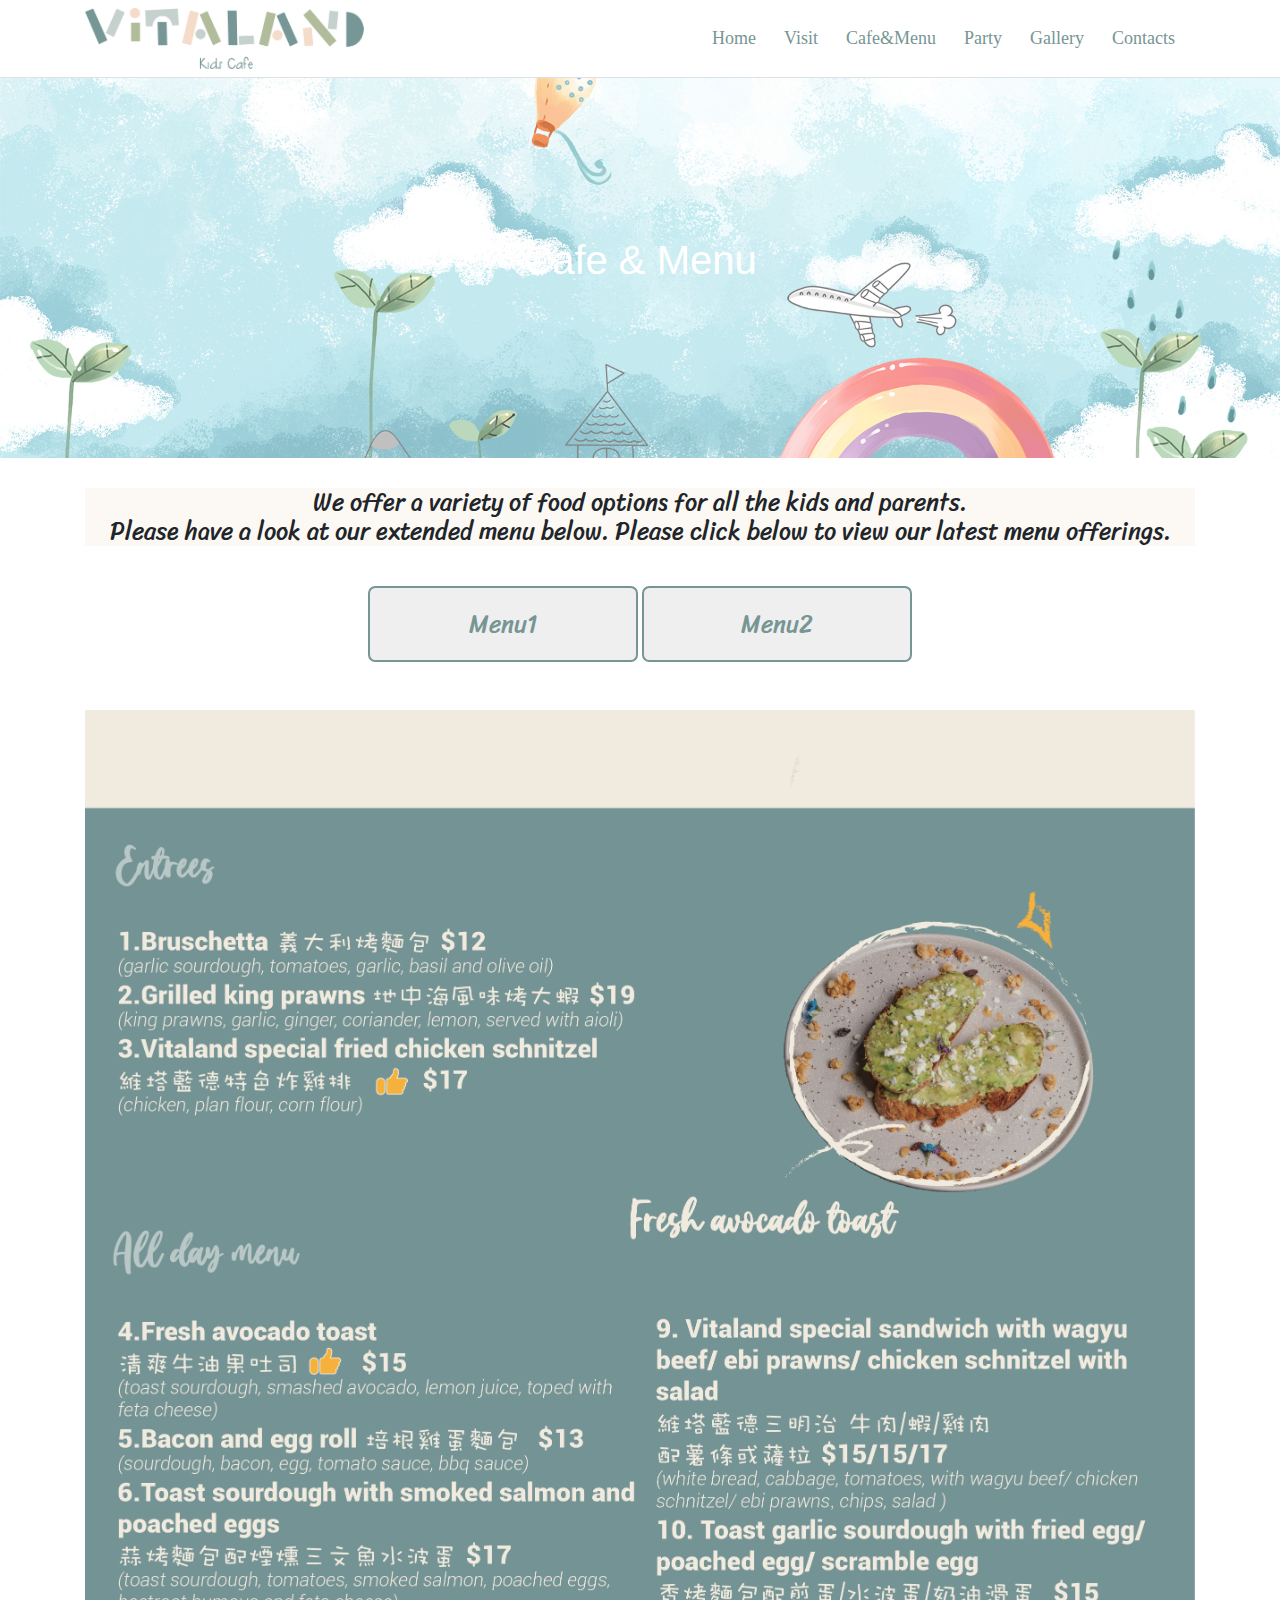
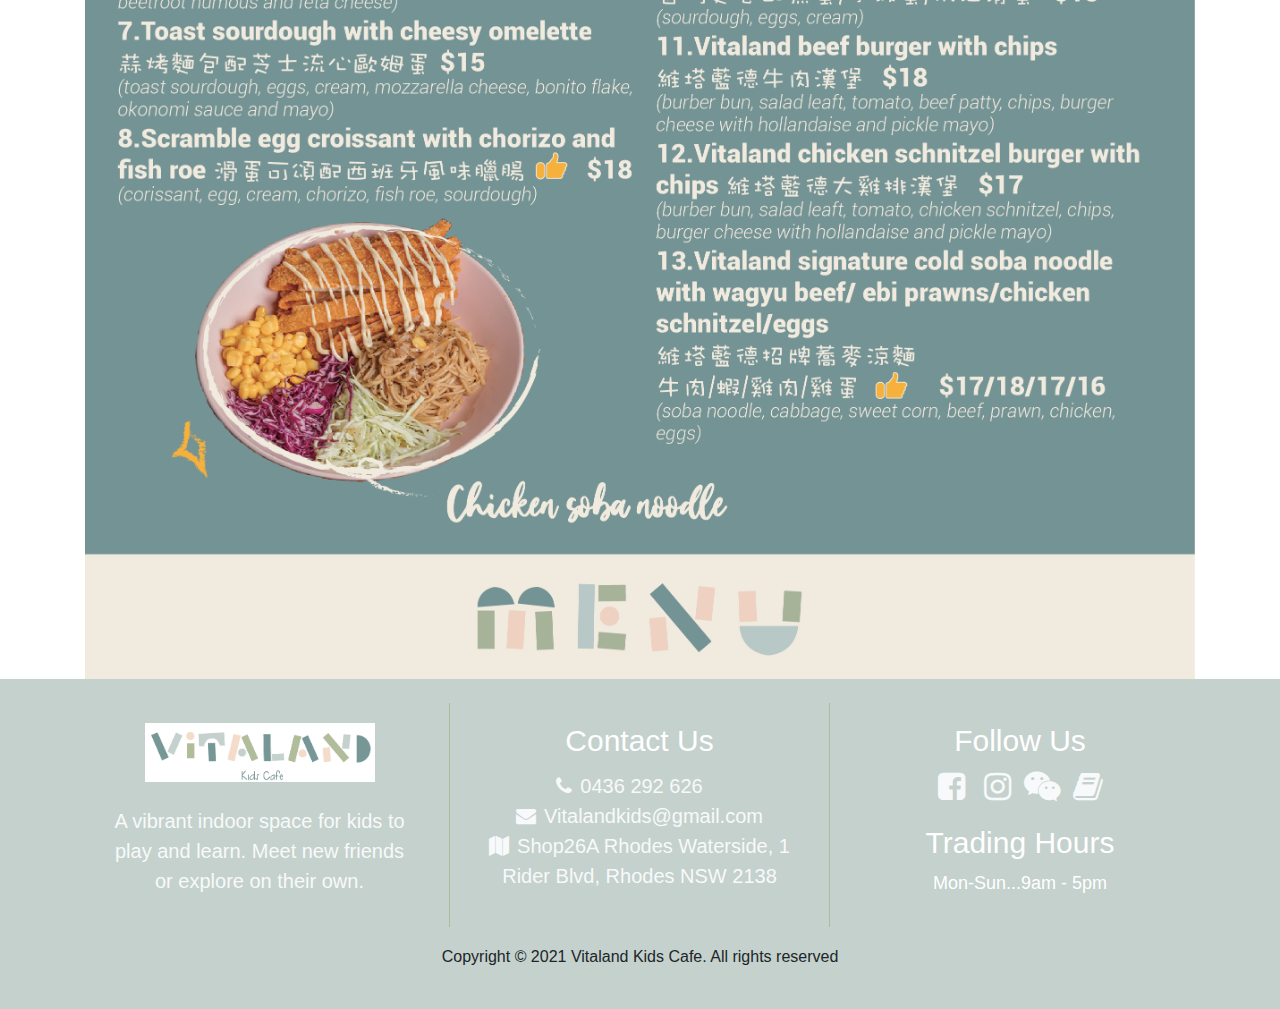
<file: bootstrap学习/menu.html>
<!DOCTYPE html>
<html lang="en">

<head>
    <meta charset="UTF-8">
    <meta name="viewport" content="width=device-width, initial-scale=1.0">
    <meta http-equiv="X-UA-Compatible" content="ie=edge">
    <!--[if lt IE 9]>
      <script src="https://cdn.jsdelivr.net/npm/html5shiv@3.7.3/dist/html5shiv.min.js"></script>
      <script src="https://cdn.jsdelivr.net/npm/respond.js@1.4.2/dest/respond.min.js"></script>
    <![endif]-->
    <script src="https://cdnjs.cloudflare.com/ajax/libs/jquery/3.4.1/jquery.slim.min.js"></script>
    <link rel="stylesheet" href="bootstrap/css/bootstrap.min.css">
    <link rel="stylesheet" href="bootstrap/css/bootstrap.css">
    <link rel="stylesheet" href="https://cdnjs.cloudflare.com/ajax/libs/font-awesome/4.7.0/css/font-awesome.css">
    <link rel="stylesheet" href="css/index.css">
    <link rel="preconnect" href="https://fonts.gstatic.com">
    <link href="https://fonts.googleapis.com/css2?family=Cute+Font&family=Sriracha&display=swap" rel="stylesheet">
    <link rel="stylesheet" type="text/css" href="css/commonstyle.css">
    <link rel="shortcut icon" type="image/x-icon" href="images/castle.png">
    <script type="text/javascript" src="js/jquery-1.12.4.min.js"></script>
    <script src="https://stackpath.bootstrapcdn.com/bootstrap/4.3.1/js/bootstrap.bundle.min.js"></script>
    <title>Vitaland Kids Cafe</title>
</head>

<body>
    <!-- Navigation -->
    <nav class="navbar navbar-expand-lg navbar-dark bg-light border-bottom shadow-md">
        <div class="container">
            <!-- <a class="navbar-left 1" href="home.html">
                <img src="images/castle.png" alt="Castle">
            </a> -->
            <a class="navbar-left" href="home.html">

                <img src="images/newLogo.png" alt="Vitaland Kids Cafe">
            </a>
            <button class="navbar-toggler" type="button" data-toggle="collapse" data-target="#navbarResponsive"
                aria-controls="navbarResponsive" aria-expanded="false" aria-label="Toggle navigation">
                <span class="navbar-toggler-icon"></span>
            </button>
            <div class="collapse navbar-collapse" id="navbarResponsive">
                <ul class="navbar-nav ml-auto">
                    <li class="nav-item">
                        <a class="nav-link" href="home.html">Home</a>
                    </li>
                    <li class="nav-item">
                        <a class="nav-link" href="visit.html">Visit</a>
                    </li>
                    <li class="nav-item active">
                        <a class="nav-link" href="menu.html">Cafe&Menu</a>
                    </li>
                    <li class="nav-item">
                        <a class="nav-link" href="party.html">Party</a>
                    </li>
                    <li class="nav-item">
                        <a class="nav-link" href="gallery.html">Gallery</a>
                    </li>
                    <li class="nav-item">
                        <a class="nav-link" href="contacts.html">Contacts</a>
                    </li>
                </ul>
            </div>
        </div>
    </nav>

    <!-- Page Content -->
    <div class="container-fluid">
        <div id="contacts">            
        <div style="width: 300px"><h1><p class="text-center text-white">Cafe & Menu</p></h1></div>
        </div>
        <div class="container" style="padding-top: 30px;">
            <div id="menupage-description"><h4><p style="text-align:center;font-family: 'Sriracha', cursive; background-color:#fcf9f4;">We offer a variety of food options for all the kids and parents. <br>Please have a look at our extended menu below. Please click below to view our latest menu offerings. </p></h4><br></div>
            
            <div id="menupage-button" class="col-md-12" style="text-align: center;">
                <button class="button col-sm-3" style="font-family: 'Sriracha', cursive;" onclick="ExchangePic(1)">Menu1</button>
                <button class="button col-sm-3" style="font-family: 'Sriracha', cursive;" onclick="ExchangePic(2)">Menu2</button>
            </div><br><br>
            <div>
                <img class="img-fluid" src="images/Menu1.png" alt="Menu1">
            </div>
        </div>
    </div>

    <!-- footer -->
    <footer>
        <div class="jumbotron jumbotron-fluid bg-secondary p-4 mt-5 mb-0">
            <div class="container">
                <div class="row">
                    <div class="col-12 col-sm-12 col-md-12 col-lg-4 col-xl-4 cizgi">
                        <div class="card bg-secondary border-0">
                            <div class="card-body text-light text-center">
                                <img src="images/smallLogo.png" alt="" width="230px" height="auto"
                                    max-width="66%"><br><br>

                                <p class="d-inline lead">A vibrant indoor space for kids to play and learn. Meet new
                                    friends or explore on their own.<br>
                                </p>

                            </div>
                        </div>
                    </div>

                    <div class="col-12 col-sm-12 col-md-6 col-lg-4 col-xl-4 cizgi">
                        <div class="card bg-secondary border-0">
                            <div class="card-body text-center">
                                <h5 class="card-title text-white display-4" style="font-size:30px"><strong>Contact
                                        Us</strong>
                                </h5>
                                <a class="text-light d-block lead" style="margin-left: -20px" href="#"><i
                                        class="fa fa-phone mr-2"></i>0436 292 626</a>
                                <a class="text-light d-block lead" href="#"><i class="fa fa-envelope mr-2"></i>Vitalandkids@gmail.com
                                </a>
                                <a class="text-light d-block lead"
                                    href="https://www.google.com/maps/place/Vitaland+Kids+Cafe/@-33.8348117,151.0830516,17z/data=!3m1!4b1!4m5!3m4!1s0x6b12a539952262e5:0x449f6b0a17a63c5b!8m2!3d-33.8348117!4d151.0852403"><i
                                        class="fa fa-map mr-2"></i>Shop26A Rhodes Waterside, 1 Rider Blvd, Rhodes
                                    NSW 2138</a>
                            </div>
                        </div>
                    </div>

                    <div class="col-12 col-sm-12 col-md-6 col-lg-4 col-xl-4">

                        <div class="card bg-secondary border-0">
                            <div class="card-body text-center" style="padding-bottom: 0%;">
                                <h5 class="card-title text-white display-4" style="font-size:30px;"><strong>Follow
                                        Us</strong></h5>

                                <a class="text-light"
                                    href="https://www.facebook.com/pages/category/Restaurant/vitaland_kids_cafe-104417804975632/"
                                    target="view_window"><i class="fa fa-facebook-square fa-fw fa-2x"></i></a>
                                <a class="text-light" href="https://www.instagram.com/vitaland_kids_cafe/"
                                    target="view_window"><i class="fa fa-instagram fa-fw fa-2x"></i></a>
                                <a class="text-light-wechat"><i class="fa fa-wechat fa-fw fa-2x"></i></a>
                                <a class="text-light"
                                    href="https://www.xiaohongshu.com/user/profile/5c60b7e7000000001d038f2c"
                                    target="view_window"><i class="fa fa-book fa-fw fa-2x"></i></a>
                            </div>
                            <div class="code_wrap">
                                <ul class="code">
                                    <li><img class="wechat" src="images/qrcode.png" alt="" width="100px" height="100px">
                                    </li>
                                </ul>
                            </div>
                            <div class="card-body text-center">
                                <h5 class="card-title text-white display-4" style="font-size:30px"><strong>Trading
                                        Hours</strong></h5>
                                <p class="card-title text-white display-4" style="font-size:18px">Mon-Sun...9am - 5pm
                                </p>
                            </div>
                        </div>



                    </div>

                </div>

                <div class="copyright">
                    <p class="text-center">Copyright © 2021 Vitaland Kids Cafe. All rights reserved</p>
                </div>
            </div>

        </div>

    </footer>
    <script type="text/javascript" src="js/wechat_fade.js"></script>
    <script>
        function ExchangePic(i) {
            const pic = document.querySelector('img.img-fluid');
            pic.src = "images/Menu" + i + ".png";
        }
    </script>
</body>

</html>
</file>
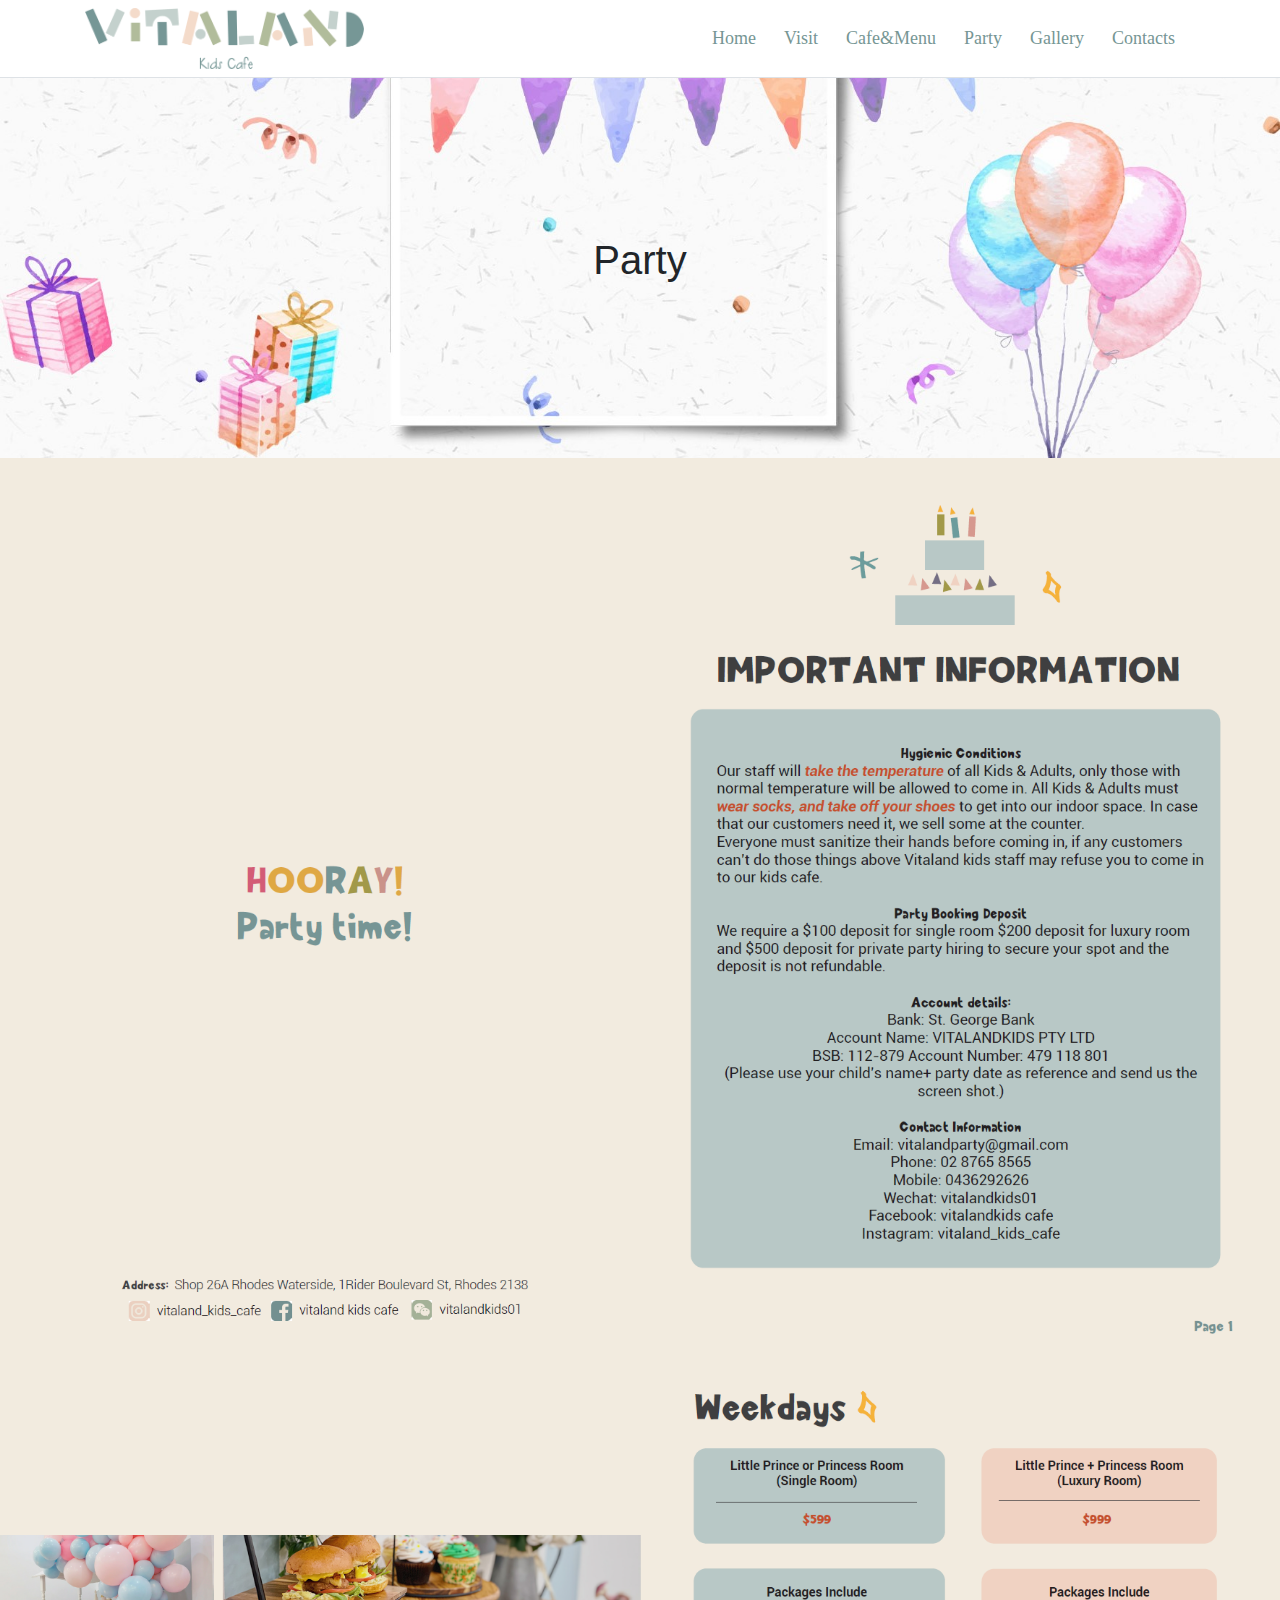
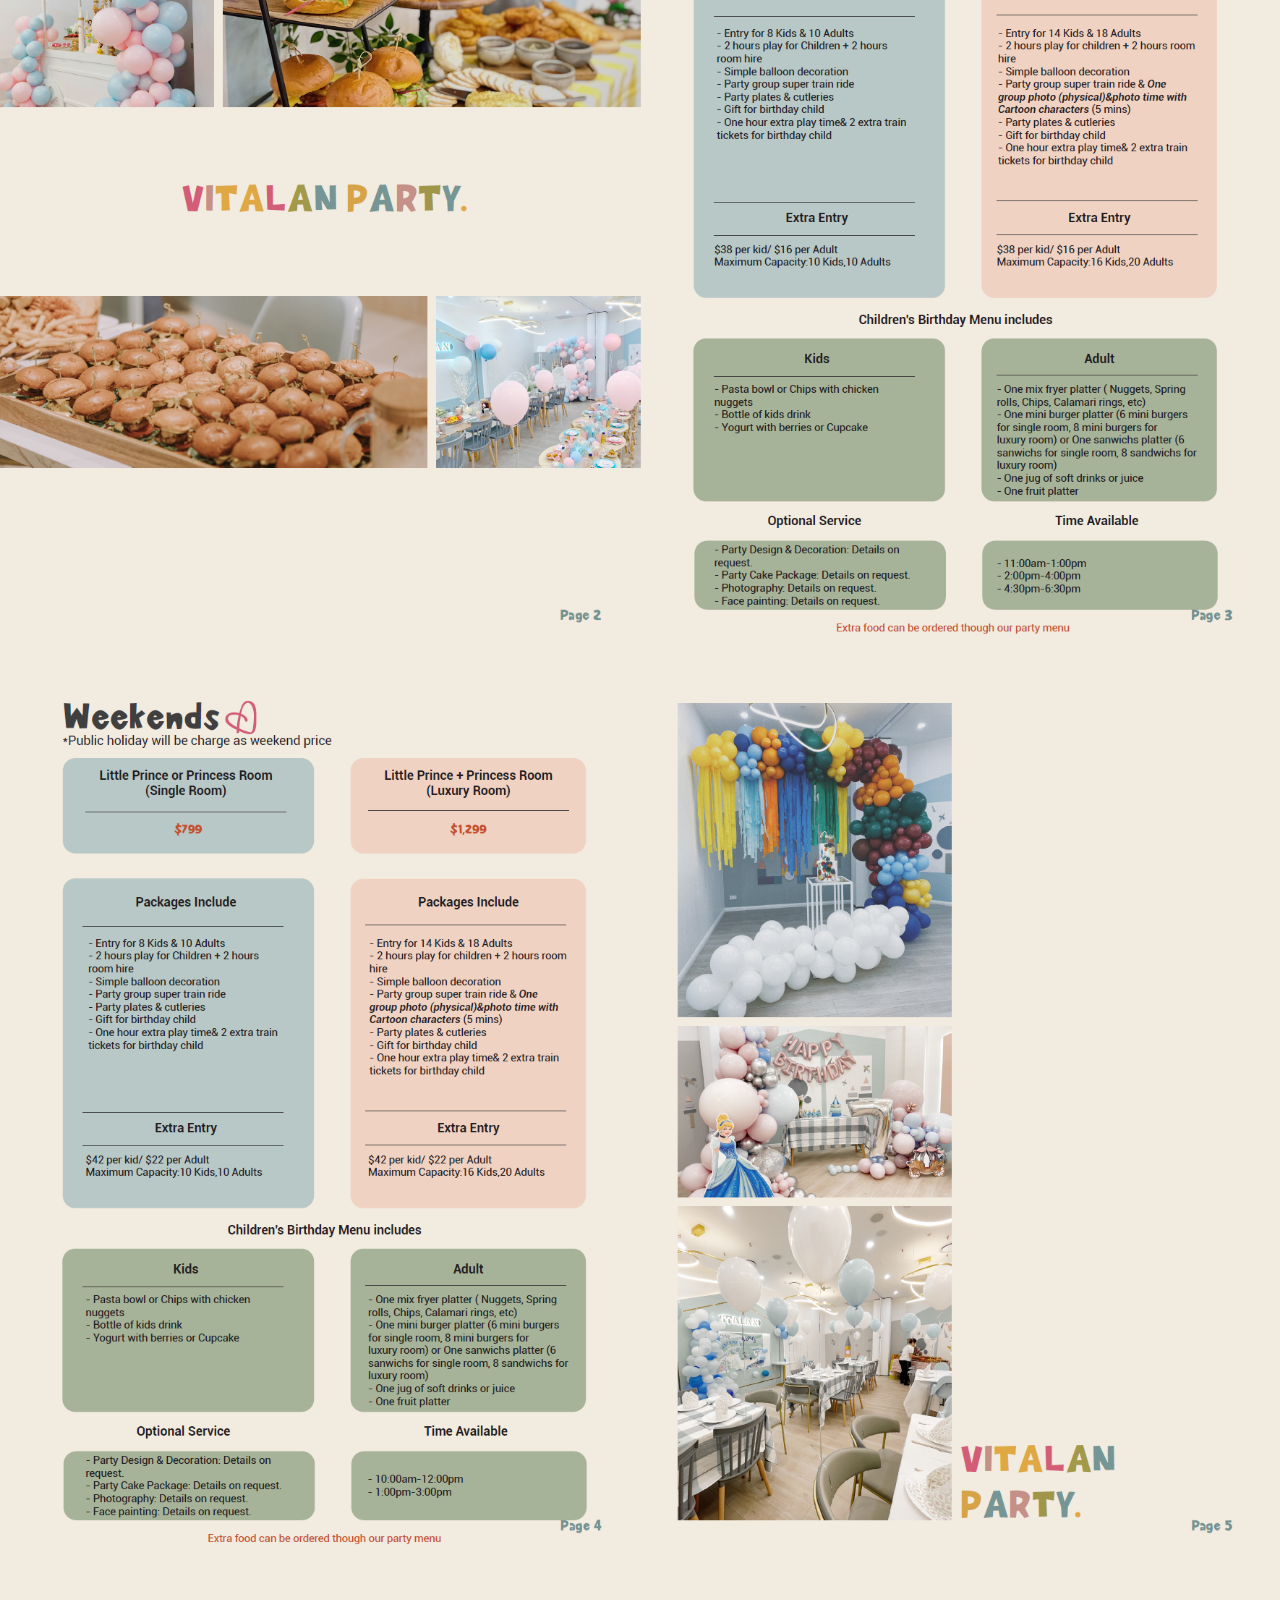
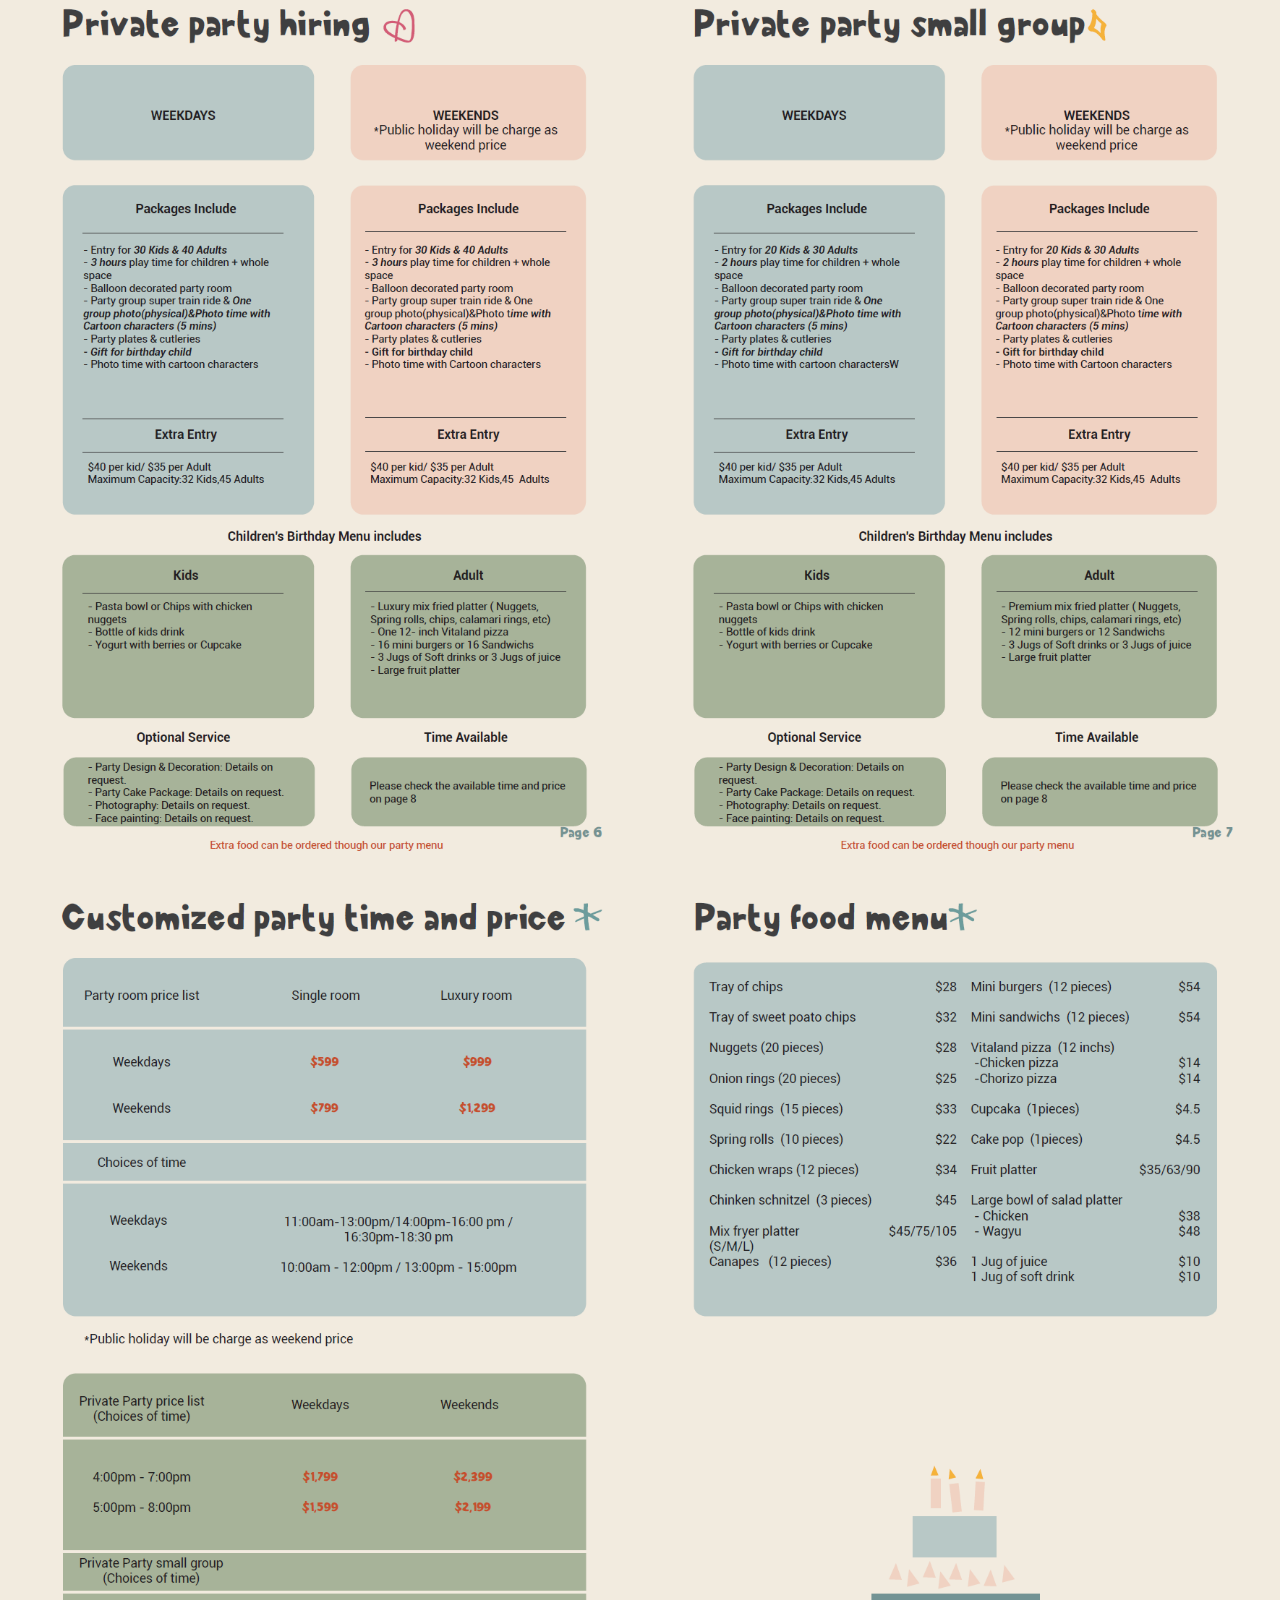
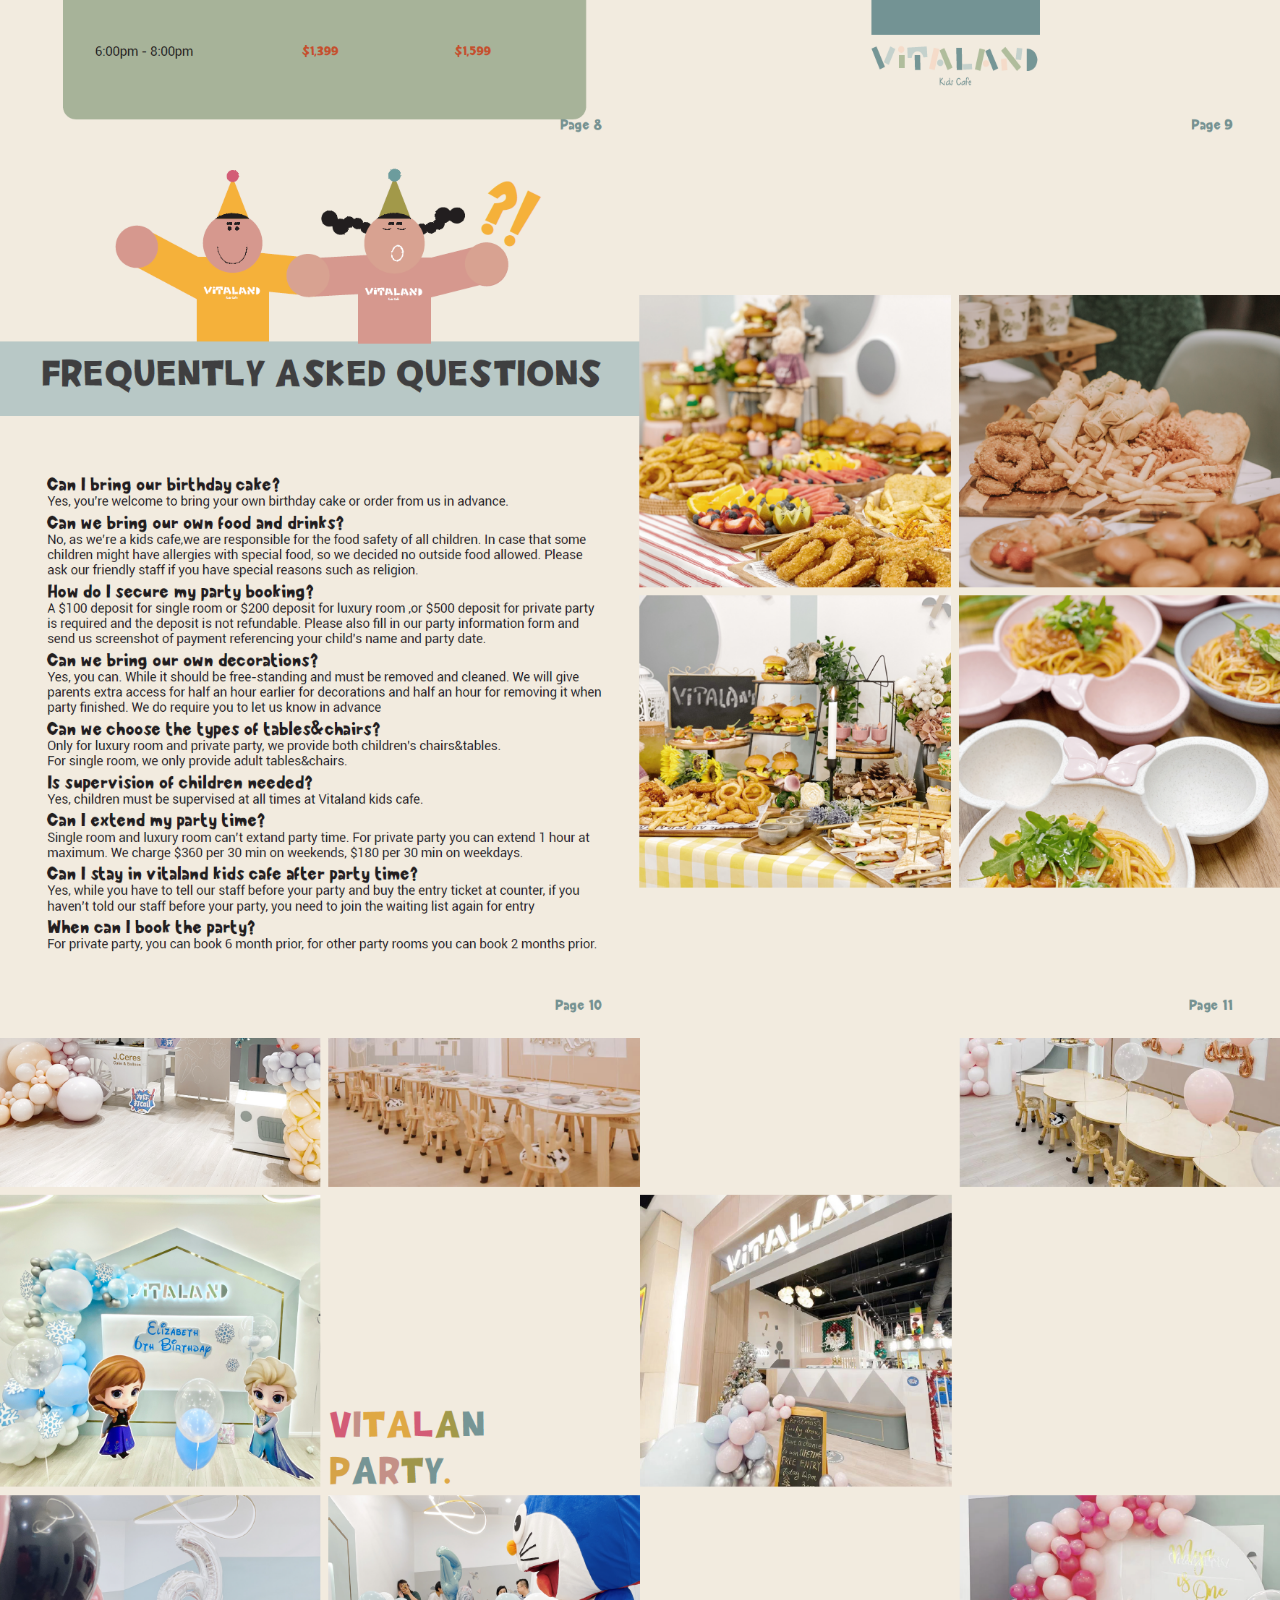
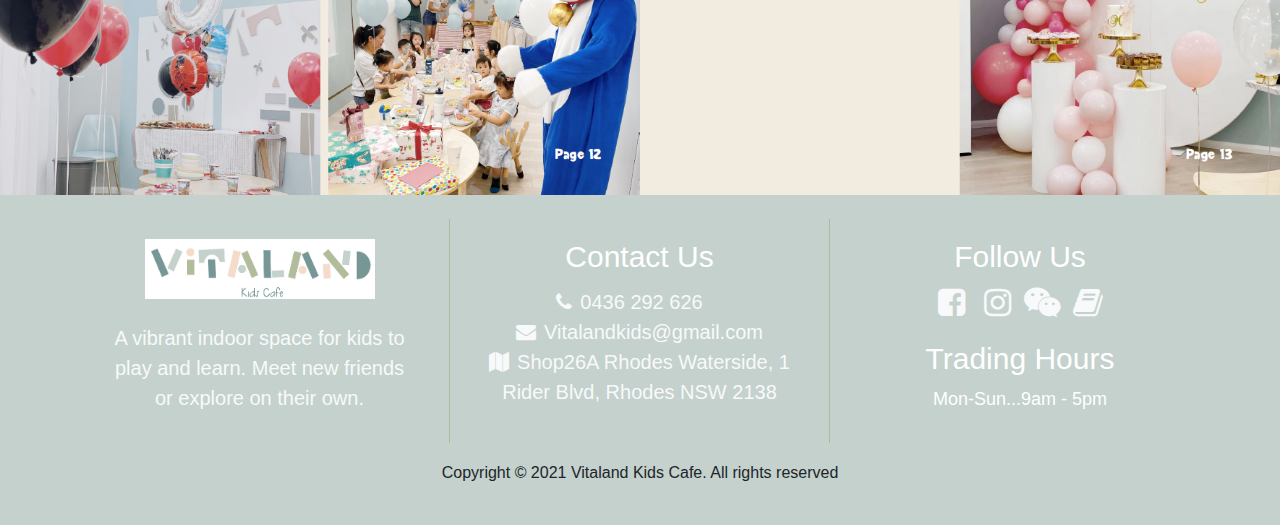
<file: bootstrap学习/party.html>
<!DOCTYPE html>
<html lang="en">

<head>
    <meta charset="UTF-8">
    <meta name="viewport" content="width=device-width, initial-scale=1.0">
    <meta http-equiv="X-UA-Compatible" content="ie=edge">
    <!--[if lt IE 9]>
      <script src="https://cdn.jsdelivr.net/npm/html5shiv@3.7.3/dist/html5shiv.min.js"></script>
      <script src="https://cdn.jsdelivr.net/npm/respond.js@1.4.2/dest/respond.min.js"></script>
    <![endif]-->
    <script src="https://cdnjs.cloudflare.com/ajax/libs/jquery/3.4.1/jquery.slim.min.js"></script>
    <link rel="stylesheet" href="bootstrap/css/bootstrap.min.css">
    <link rel="stylesheet" href="bootstrap/css/bootstrap.css">
    <link rel="stylesheet" href="https://cdnjs.cloudflare.com/ajax/libs/font-awesome/4.7.0/css/font-awesome.css">
    <link rel="stylesheet" href="css/index.css">
    <link rel="preconnect" href="https://fonts.gstatic.com">
    <link href="https://fonts.googleapis.com/css2?family=Cute+Font&family=Sriracha&display=swap" rel="stylesheet">
    <link rel="stylesheet" type="text/css" href="css/commonstyle.css">
    <link rel="shortcut icon" type="image/x-icon" href="images/castle.png">
    <script type="text/javascript" src="js/jquery-1.12.4.min.js"></script>
    <script src="https://stackpath.bootstrapcdn.com/bootstrap/4.3.1/js/bootstrap.bundle.min.js"></script>
    <title>Vitaland Kids Cafe</title>
</head>

<body>
    <!-- Navigation -->
    <nav class="navbar navbar-expand-lg navbar-dark bg-light border-bottom shadow-md">
        <div class="container">
            <!-- <a class="navbar-left 1" href="home.html">
                <img src="images/castle.png" alt="Castle">
            </a> -->
            <a class="navbar-left" href="home.html">

                <img src="images/newLogo.png" alt="Vitaland Kids Cafe">
            </a>
            <button class="navbar-toggler" type="button" data-toggle="collapse" data-target="#navbarResponsive"
                aria-controls="navbarResponsive" aria-expanded="false" aria-label="Toggle navigation">
                <span class="navbar-toggler-icon"></span>
            </button>
            <div class="collapse navbar-collapse" id="navbarResponsive">
                <ul class="navbar-nav ml-auto">
                    <li class="nav-item">
                        <a class="nav-link" href="home.html">Home</a>
                    </li>
                    <li class="nav-item">
                        <a class="nav-link" href="visit.html">Visit</a>
                    </li>
                    <li class="nav-item">
                        <a class="nav-link" href="menu.html">Cafe&Menu</a>
                    </li>
                    <li class="nav-item active">
                        <a class="nav-link" href="party.html">Party</a>
                    </li>
                    <li class="nav-item">
                        <a class="nav-link" href="gallery.html">Gallery</a>
                    </li>
                    <li class="nav-item">
                        <a class="nav-link" href="contacts.html">Contacts</a>
                    </li>
                </ul>
            </div>
        </div>
    </nav>

    <!-- Page Content -->
    <div class="container-fluid">
        <div id="contacts" style="background-image: url('../bootstrap学习/images/JBXeLDrV9x.jpg'); background-position: bottom center;">            
        <div style="width: 150px"><h1><p class="text-center">Party</p></h1></div>
        </div>
        <div id="party-pics">
            <img class="img-fluid" src="images/vitaparty1.png" alt="">
            <img class="img-fluid" src="images/vitaparty2.png" alt="">
            <img class="img-fluid" src="images/vitaparty3.png" alt="">
            <img class="img-fluid" src="images/vitaparty4.png" alt="">
            <img class="img-fluid" src="images/vitaparty5.png" alt="">
            <img class="img-fluid" src="images/vitaparty6.png" alt="">
            <img class="img-fluid" src="images/vitaparty7.png" alt="">
        </div>
    </div>

    <!-- footer -->
    <footer>
        <div class="jumbotron jumbotron-fluid bg-secondary p-4 mt-5 mb-0">
            <div class="container">
                <div class="row">
                    <div class="col-12 col-sm-12 col-md-12 col-lg-4 col-xl-4 cizgi">
                        <div class="card bg-secondary border-0">
                            <div class="card-body text-light text-center">
                                <img src="images/smallLogo.png" alt="" width="230px" height="auto"
                                    max-width="66%"><br><br>

                                <p class="d-inline lead">A vibrant indoor space for kids to play and learn. Meet new
                                    friends or explore on their own.<br>
                                </p>

                            </div>
                        </div>
                    </div>

                    <div class="col-12 col-sm-12 col-md-6 col-lg-4 col-xl-4 cizgi">
                        <div class="card bg-secondary border-0">
                            <div class="card-body text-center">
                                <h5 class="card-title text-white display-4" style="font-size:30px"><strong>Contact
                                        Us</strong>
                                </h5>
                                <a class="text-light d-block lead" style="margin-left: -20px" href="#"><i
                                        class="fa fa-phone mr-2"></i>0436 292 626</a>
                                <a class="text-light d-block lead" href="#"><i class="fa fa-envelope mr-2"></i>Vitalandkids@gmail.com
                                </a>
                                <a class="text-light d-block lead"
                                    href="https://www.google.com/maps/place/Vitaland+Kids+Cafe/@-33.8348117,151.0830516,17z/data=!3m1!4b1!4m5!3m4!1s0x6b12a539952262e5:0x449f6b0a17a63c5b!8m2!3d-33.8348117!4d151.0852403"><i
                                        class="fa fa-map mr-2"></i>Shop26A Rhodes Waterside, 1 Rider Blvd, Rhodes
                                    NSW 2138</a>
                            </div>
                        </div>
                    </div>

                    <div class="col-12 col-sm-12 col-md-6 col-lg-4 col-xl-4">

                        <div class="card bg-secondary border-0">
                            <div class="card-body text-center" style="padding-bottom: 0%;">
                                <h5 class="card-title text-white display-4" style="font-size:30px;"><strong>Follow
                                        Us</strong></h5>

                                <a class="text-light"
                                    href="https://www.facebook.com/pages/category/Restaurant/vitaland_kids_cafe-104417804975632/"
                                    target="view_window"><i class="fa fa-facebook-square fa-fw fa-2x"></i></a>
                                <a class="text-light" href="https://www.instagram.com/vitaland_kids_cafe/"
                                    target="view_window"><i class="fa fa-instagram fa-fw fa-2x"></i></a>
                                <a class="text-light-wechat"><i class="fa fa-wechat fa-fw fa-2x"></i></a>
                                <a class="text-light"
                                    href="https://www.xiaohongshu.com/user/profile/5c60b7e7000000001d038f2c"
                                    target="view_window"><i class="fa fa-book fa-fw fa-2x"></i></a>
                            </div>
                            <div class="code_wrap">
                                <ul class="code">
                                    <li><img class="wechat" src="images/qrcode.png" alt="" width="100px" height="100px">
                                    </li>
                                </ul>
                            </div>
                            <div class="card-body text-center">
                                <h5 class="card-title text-white display-4" style="font-size:30px"><strong>Trading
                                        Hours</strong></h5>
                                <p class="card-title text-white display-4" style="font-size:18px">Mon-Sun...9am - 5pm
                                </p>
                            </div>
                        </div>



                    </div>

                </div>

                <div class="copyright">
                    <p class="text-center">Copyright © 2021 Vitaland Kids Cafe. All rights reserved</p>
                </div>
            </div>

        </div>

    </footer>
    <script type="text/javascript" src="js/wechat_fade.js"></script>
</body>

</html>
</file>
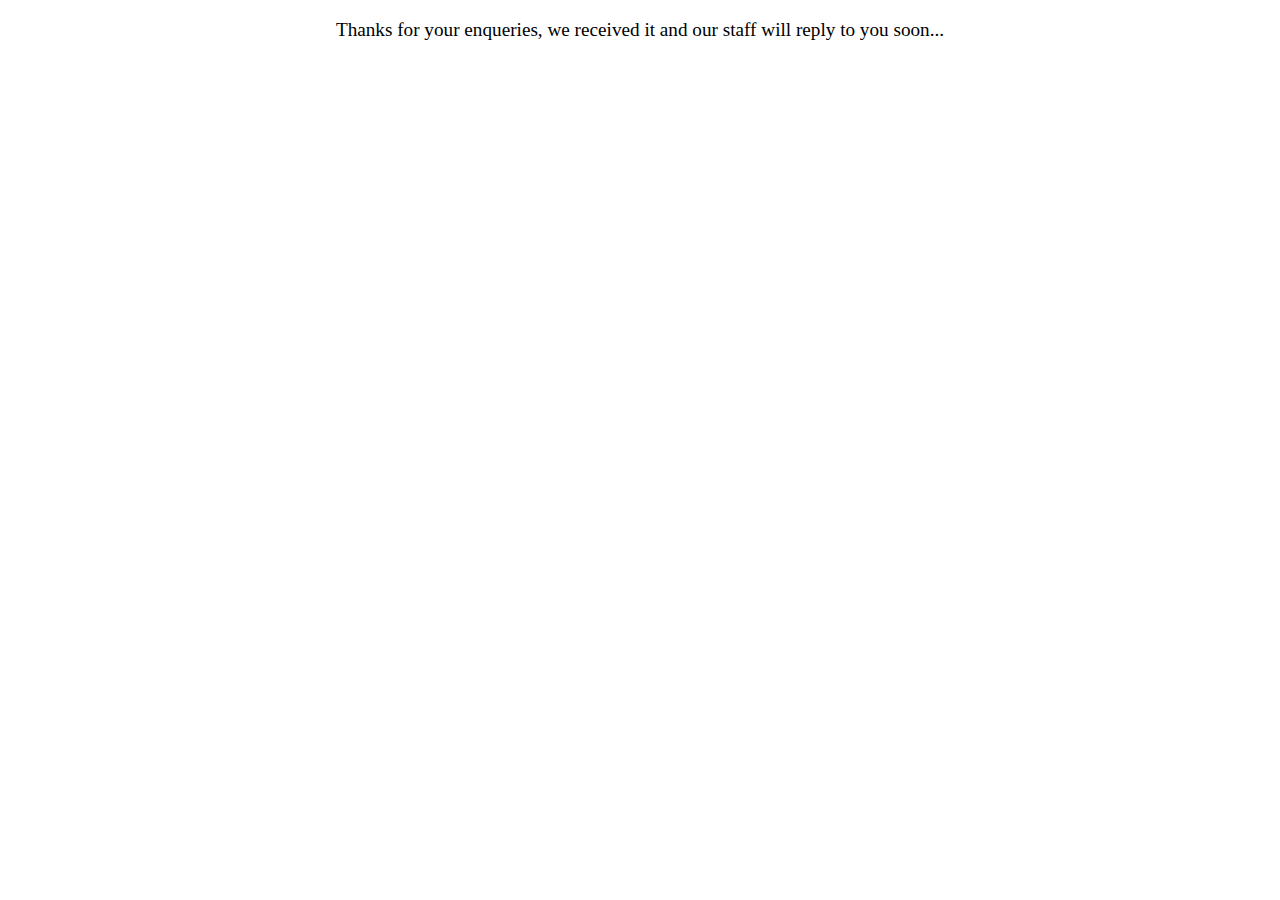
<file: bootstrap学习/test.html>
<!DOCTYPE html>
<html lang="en">
<head>
    <meta charset="UTF-8">
    <meta http-equiv="X-UA-Compatible" content="IE=edge">
    <meta name="viewport" content="width=device-width, initial-scale=1.0">
    <style>
        .email {
            font-size: 1.2em;
            text-align: center;
        }
    </style>
    <title>Document</title>
</head>
<body>
    <p class="email">Thanks for your enqueries, we received it and our staff will reply to you soon...<p><br>
    <p id="timer" class="email"></p>
    <script>
        const timer = document.getElementById('timer');
        var a = 4;
        function count(time) {
            setInterval(() => {
                if (time > 1) {
                    time -= 1;
                    timer.innerHTML = 'You will be redirct to contacts page in ' + time + ' second';
                }else{
                    clearInterval;
                    window.location.href = 'contacts.html';
                }
                
            }, 1000);
        }
        count(a);
        
    </script>
</body>
</html>
</file>
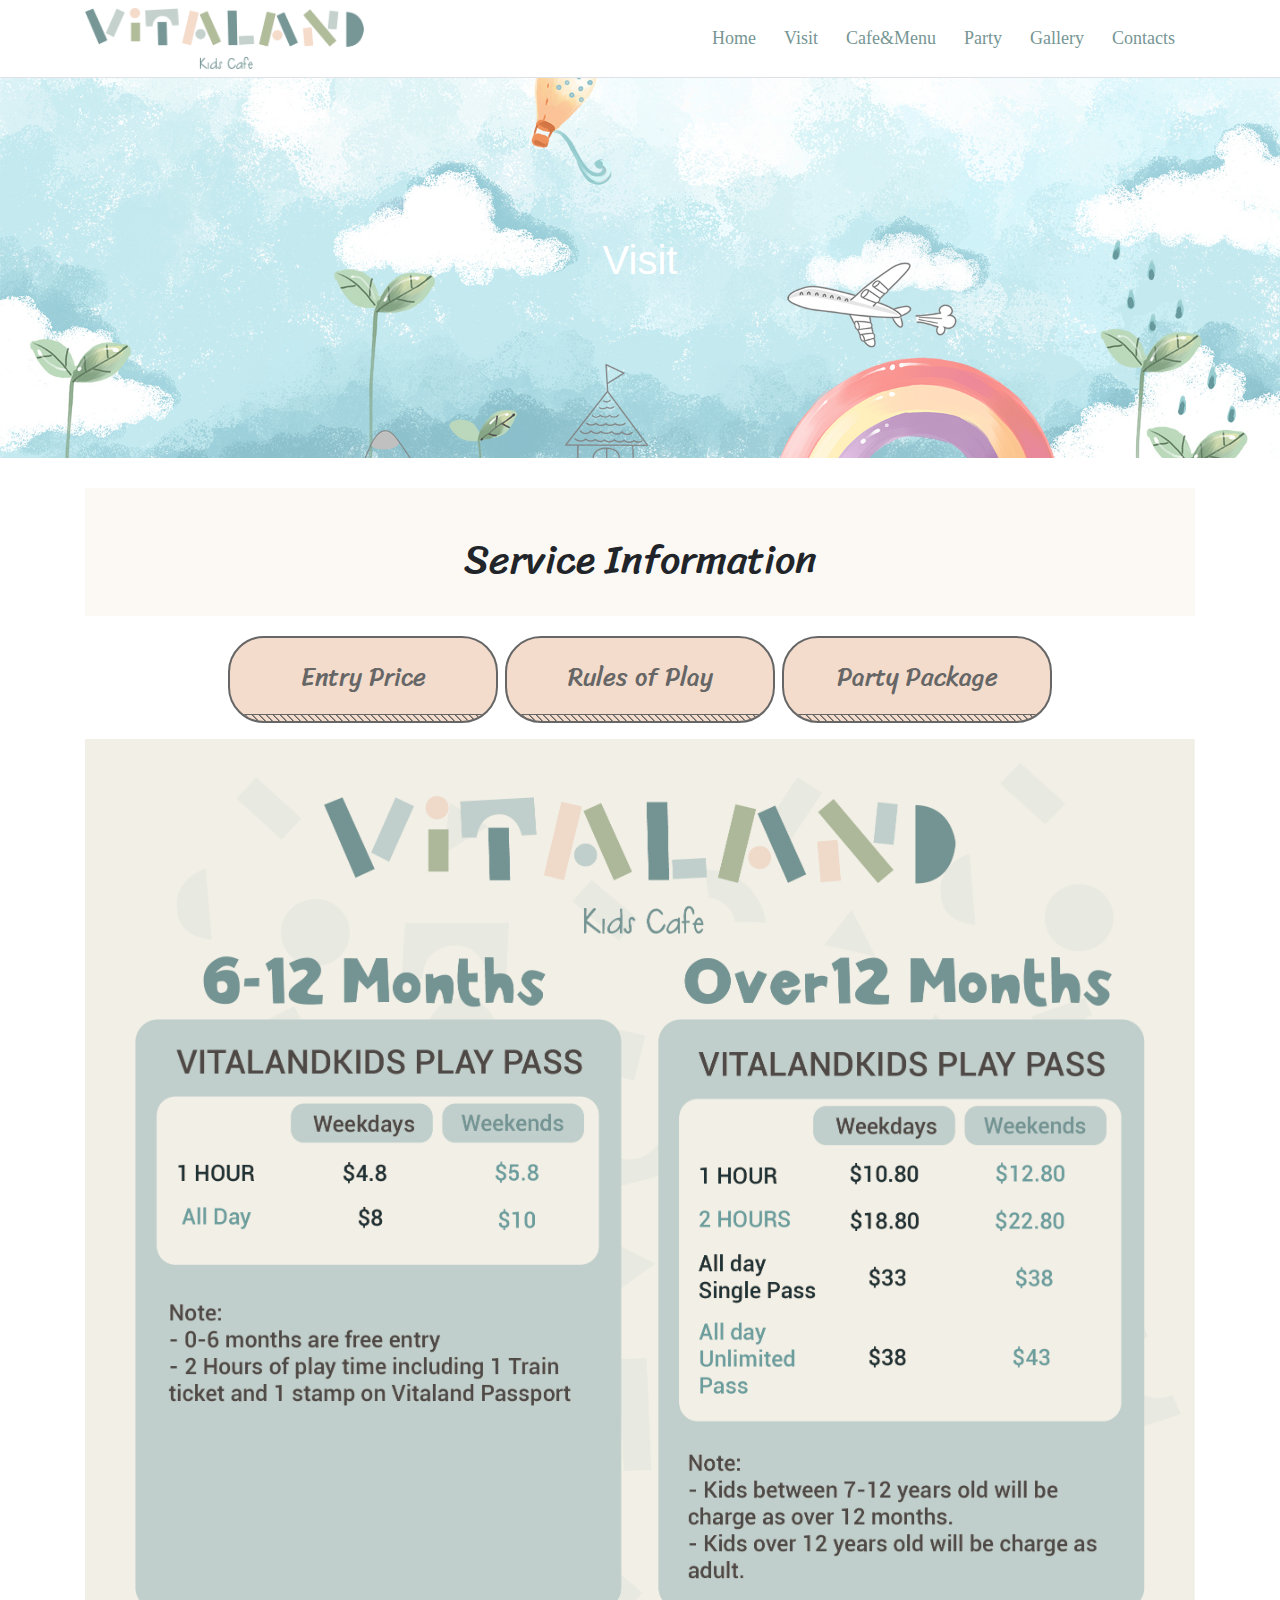
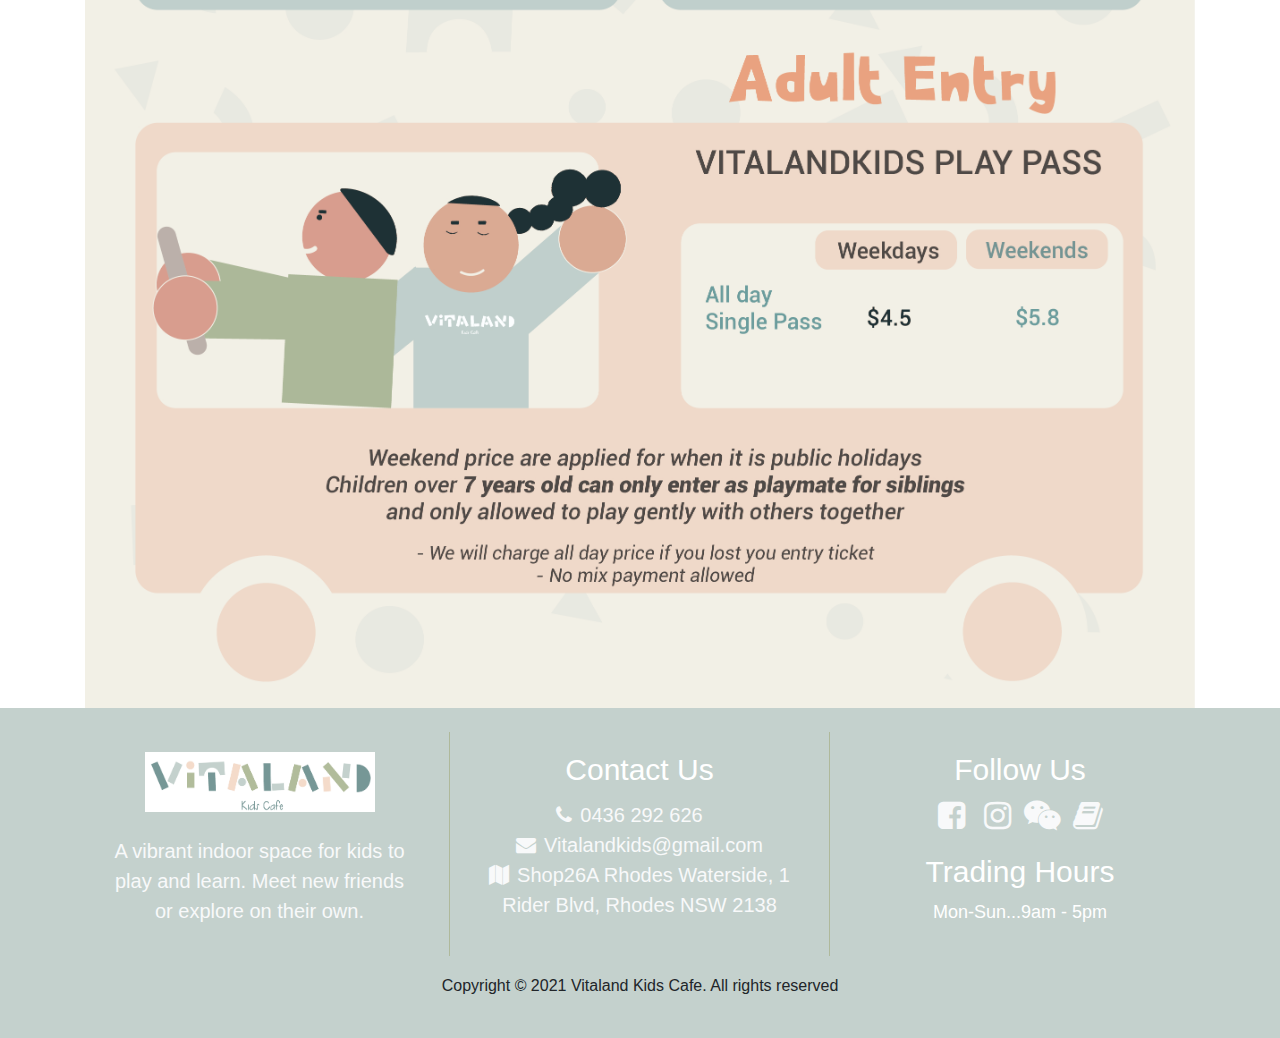
<file: bootstrap学习/visit.html>
<!DOCTYPE html>
<html lang="en">

<head>
    <meta charset="UTF-8">
    <meta name="viewport" content="width=device-width, initial-scale=1.0">
    <meta http-equiv="X-UA-Compatible" content="ie=edge">
    <!--[if lt IE 9]>
      <script src="https://cdn.jsdelivr.net/npm/html5shiv@3.7.3/dist/html5shiv.min.js"></script>
      <script src="https://cdn.jsdelivr.net/npm/respond.js@1.4.2/dest/respond.min.js"></script>
    <![endif]-->
    <script src="https://cdnjs.cloudflare.com/ajax/libs/jquery/3.4.1/jquery.slim.min.js"></script>
    <link rel="stylesheet" href="bootstrap/css/bootstrap.min.css">
    <link rel="stylesheet" href="bootstrap/css/bootstrap.css">
    <link rel="stylesheet" href="https://cdnjs.cloudflare.com/ajax/libs/font-awesome/4.7.0/css/font-awesome.css">
    <link rel="stylesheet" href="css/index.css">
    <link rel="preconnect" href="https://fonts.gstatic.com">
    <link href="https://fonts.googleapis.com/css2?family=Cute+Font&family=Sriracha&display=swap" rel="stylesheet">
    <link rel="stylesheet" type="text/css" href="css/commonstyle.css">
    <link rel="shortcut icon" type="image/x-icon" href="images/castle.png">
    <script type="text/javascript" src="js/jquery-1.12.4.min.js"></script>
    <script src="https://stackpath.bootstrapcdn.com/bootstrap/4.3.1/js/bootstrap.bundle.min.js"></script>
    <title>Vitaland Kids Cafe</title>
</head>

<body>
    <!-- Navigation -->
    <nav class="navbar navbar-expand-lg navbar-dark bg-light border-bottom shadow-md">
        <div class="container">
            <!-- <a class="navbar-left 1" href="home.html">
                <img src="images/castle.png" alt="Castle">
            </a> -->
            <a class="navbar-left" href="home.html">

                <img src="images/newLogo.png" alt="Vitaland Kids Cafe">
            </a>
            <button class="navbar-toggler" type="button" data-toggle="collapse" data-target="#navbarResponsive"
                aria-controls="navbarResponsive" aria-expanded="false" aria-label="Toggle navigation">
                <span class="navbar-toggler-icon"></span>
            </button>
            <div class="collapse navbar-collapse" id="navbarResponsive">
                <ul class="navbar-nav ml-auto">
                    <li class="nav-item">
                        <a class="nav-link" href="home.html">Home</a>
                    </li>
                    <li class="nav-item active">
                        <a class="nav-link" href="visit.html">Visit</a>
                    </li>
                    <li class="nav-item">
                        <a class="nav-link" href="menu.html">Cafe&Menu</a>
                    </li>
                    <li class="nav-item">
                        <a class="nav-link" href="party.html">Party</a>
                    </li>
                    <li class="nav-item">
                        <a class="nav-link" href="gallery.html">Gallery</a>
                    </li>
                    <li class="nav-item">
                        <a class="nav-link" href="contacts.html">Contacts</a>
                    </li>
                </ul>
            </div>
        </div>
    </nav>

    <!-- Page Content -->
    <div class="container-fluid">
        <div id="contacts">            
        <div style="width: 150px"><h1><p class="text-center text-white">Visit</p></h1></div>
        </div>
        <div class="container" style="margin-top: 30px;">
            <div style="text-align:center;font-family: 'Sriracha', cursive; background-color:#fcf9f4;"><h1><br>Service Information</h1><br></div>
            <div id="imgframe" class="col-md-12" style="text-align: center; margin-top: 20px;font-family: 'Sriracha', cursive;font-size: 25px;">
                <button class="btn1 btn--stripe btn--radius col-sm-3" onclick="ExchangePic('price')">Entry Price</button>
                <button class="btn1 btn--stripe btn--radius col-sm-3" onclick="ExchangePic('rules')">Rules of Play</button>
                <button class="btn1 btn--stripe btn--radius col-sm-3" onclick="ExchangePic('party')">Party Package</button>                
            </div>
            <div>
                <img class="img-fluid" src="images/price.jpg" alt="Price">
            </div>
        </div>
    </div>

    <!-- footer -->
    <footer>
        <div class="jumbotron jumbotron-fluid bg-secondary p-4 mt-5 mb-0">
            <div class="container">
                <div class="row">
                    <div class="col-12 col-sm-12 col-md-12 col-lg-4 col-xl-4 cizgi">
                        <div class="card bg-secondary border-0">
                            <div class="card-body text-light text-center">
                                <img src="images/smallLogo.png" alt="" width="230px" height="auto"
                                    max-width="66%"><br><br>

                                <p class="d-inline lead">A vibrant indoor space for kids to play and learn. Meet new
                                    friends or explore on their own.<br>
                                </p>

                            </div>
                        </div>
                    </div>

                    <div class="col-12 col-sm-12 col-md-6 col-lg-4 col-xl-4 cizgi">
                        <div class="card bg-secondary border-0">
                            <div class="card-body text-center">
                                <h5 class="card-title text-white display-4" style="font-size:30px"><strong>Contact
                                        Us</strong>
                                </h5>
                                <a class="text-light d-block lead" style="margin-left: -20px" href="#"><i
                                        class="fa fa-phone mr-2"></i>0436 292 626</a>
                                <a class="text-light d-block lead" href="#"><i class="fa fa-envelope mr-2"></i>Vitalandkids@gmail.com
                                </a>
                                <a class="text-light d-block lead"
                                    href="https://www.google.com/maps/place/Vitaland+Kids+Cafe/@-33.8348117,151.0830516,17z/data=!3m1!4b1!4m5!3m4!1s0x6b12a539952262e5:0x449f6b0a17a63c5b!8m2!3d-33.8348117!4d151.0852403"><i
                                        class="fa fa-map mr-2"></i>Shop26A Rhodes Waterside, 1 Rider Blvd, Rhodes
                                    NSW 2138</a>
                            </div>
                        </div>
                    </div>

                    <div class="col-12 col-sm-12 col-md-6 col-lg-4 col-xl-4">

                        <div class="card bg-secondary border-0">
                            <div class="card-body text-center" style="padding-bottom: 0%;">
                                <h5 class="card-title text-white display-4" style="font-size:30px;"><strong>Follow
                                        Us</strong></h5>

                                <a class="text-light"
                                    href="https://www.facebook.com/pages/category/Restaurant/vitaland_kids_cafe-104417804975632/"
                                    target="view_window"><i class="fa fa-facebook-square fa-fw fa-2x"></i></a>
                                <a class="text-light" href="https://www.instagram.com/vitaland_kids_cafe/"
                                    target="view_window"><i class="fa fa-instagram fa-fw fa-2x"></i></a>
                                <a class="text-light-wechat"><i class="fa fa-wechat fa-fw fa-2x"></i></a>
                                <a class="text-light"
                                    href="https://www.xiaohongshu.com/user/profile/5c60b7e7000000001d038f2c"
                                    target="view_window"><i class="fa fa-book fa-fw fa-2x"></i></a>
                            </div>
                            <div class="code_wrap">
                                <ul class="code">
                                    <li><img class="wechat" src="images/qrcode.png" alt="" width="100px" height="100px">
                                    </li>
                                </ul>
                            </div>
                            <div class="card-body text-center">
                                <h5 class="card-title text-white display-4" style="font-size:30px"><strong>Trading
                                        Hours</strong></h5>
                                <p class="card-title text-white display-4" style="font-size:18px">Mon-Sun...9am - 5pm
                                </p>
                            </div>
                        </div>



                    </div>

                </div>

                <div class="copyright">
                    <p class="text-center">Copyright © 2021 Vitaland Kids Cafe. All rights reserved</p>
                </div>
            </div>

        </div>

    </footer>
    <script type="text/javascript" src="js/wechat_fade.js"></script>
    <script>
        function ExchangePic(i) {
            const pic = document.querySelector('img.img-fluid');
            pic.src = "images/" + i + ".jpg";
            const div_select = document.getElementById("imgframe")
            const  remark = document.createElement("p")
            if (i == 'party') {                
                remark.innerHTML = "Please go to Party Tab to find more details about our party package..."
                div_select.appendChild(remark)
                remark.setAttribute("id", "ptag")
            }else{
                const child = document.getElementById("ptag")
                div_select.removeChild(child)
            }
        }
    </script>
</body>

</html>
</file>
<file: bootstrap学习/css/preload.css>
#index .navbar {
  padding-left: 0;
  margin-bottom: 20px;
}

#index .container {
  display: flex;
}
#index .container:last-child {
  margin-left: auto;
}

@media(max-width: 575px) {
  #index .navbar img {
    height: 24px;
  }
  #index .container {
    padding-left: 4px!important;
    padding-right: 4px!important;
  }
}

#story {
  background-color: #fcf9f4;
  color: #769694;
  border-radius: 20px;
  box-shadow: 0 8px 15px rgba(0, 0, 0, 0.06);
  max-width: 1380px;
  padding-top: 20px;
  margin-top: 10px;
  height: 250px;
}

#membership {
  background-color: #fcf9f4;
  color: #769694;
  border-radius: 20px;
  box-shadow: 0 8px 15px rgba(0, 0, 0, 0.06);
  max-width: 1380px;
  padding-top: 20px;
  margin-top: 10px;
  
}
.row {
  margin: 0;
}
.ctn-preloader {
    -webkit-box-align: center;
    -ms-flex-align: center;
    align-items: center;
    cursor: default;
    display: -webkit-box;
    display: -ms-flexbox;
    display: flex;
    height: 100%;
    -webkit-box-pack: center;
    -ms-flex-pack: center;
    justify-content: center;
    position: fixed;
    left: 0;
    top: 0;
    width: 100%;
    z-index: 9000;
  }
  
  .ctn-preloader .animation-preloader {
    z-index: 1000;
  }
  
  .ctn-preloader .animation-preloader .spinner {
    -webkit-animation: spinner 1s infinite linear;
    animation: spinner 1s infinite linear;
    border-radius: 50%;
    border: 3px solid rgba(0, 0, 0, 0.2);
    border-top-color: #25cdc9;
    height: 150px;
    margin: 0 auto 3.5em auto;
    width: 150px;
  }
  
  .ctn-preloader .animation-preloader .txt-loading {
    font: bold 5em "Poppins", sans-serif;
    text-align: center;
    -webkit-user-select: none;
    -moz-user-select: none;
    -ms-user-select: none;
    user-select: none;
  }
  
  .ctn-preloader .animation-preloader .txt-loading .letters-loading {
    color: rgba(0, 0, 0, 0.2);
    position: relative;
  }
  
  .ctn-preloader .animation-preloader .txt-loading .letters-loading:before {
    -webkit-animation: letters-loading 4s infinite;
    animation: letters-loading 4s infinite;
    color: #769694;
    content: attr(data-text-preloader);
    left: 0;
    opacity: 0;
    font-family: "Poppins", sans-serif;
    position: absolute;
    top: -3px;
    -webkit-transform: rotateY(-90deg);
    transform: rotateY(-90deg);
  }
  
  .ctn-preloader .animation-preloader .txt-loading .letters-loading:nth-child(2):before {
    -webkit-animation-delay: 0.2s;
    animation-delay: 0.2s;
    color: #afb99b;
  }
  
  .ctn-preloader .animation-preloader .txt-loading .letters-loading:nth-child(3):before {
    -webkit-animation-delay: 0.4s;
    animation-delay: 0.4s;
    color:#c4d1cd;
  }
  
  .ctn-preloader .animation-preloader .txt-loading .letters-loading:nth-child(4):before {
    -webkit-animation-delay: 0.6s;
    animation-delay: 0.6s;
    color: #f3dccc;
  }
  
  .ctn-preloader .animation-preloader .txt-loading .letters-loading:nth-child(5):before {
    -webkit-animation-delay: 0.8s;
    animation-delay: 0.8s;
    color: #769694;
  }
  
  .ctn-preloader .animation-preloader .txt-loading .letters-loading:nth-child(6):before {
    -webkit-animation-delay: 1s;
    animation-delay: 1s;
    color: #afb99b;
  }
  
  .ctn-preloader .animation-preloader .txt-loading .letters-loading:nth-child(7):before {
    -webkit-animation-delay: 1.2s;
    animation-delay: 1.2s;
    color:#c4d1cd;
  }
  
  .ctn-preloader .animation-preloader .txt-loading .letters-loading:nth-child(8):before {
    -webkit-animation-delay: 1.4s;
    animation-delay: 1.4s;
    color: #f3dccc;
  }
  
  .ctn-preloader.dark .animation-preloader .spinner {
    border-color: rgba(255, 255, 255, 0.2);
    border-top-color: #fff;
  }
  
  .ctn-preloader.dark .animation-preloader .txt-loading .letters-loading {
    color: rgba(255, 255, 255, 0.2);
  }
  
  .ctn-preloader.dark .animation-preloader .txt-loading .letters-loading:before {
    color: #fff;
  }
  
  .ctn-preloader p {
    font-size: 14px;
    font-weight: 500;
    text-transform: uppercase;
    letter-spacing: 8px;
    color: #3b3b3b;
  }
  
  .ctn-preloader .loader {
    position: fixed;
    top: 0;
    left: 0;
    width: 100%;
    height: 100%;
    font-size: 0;
    z-index: 1;
    pointer-events: none;
  }
  
  .ctn-preloader .loader .row {
    height: 100%;
  }
  
  .ctn-preloader .loader .loader-section {
    padding: 0px;
  }
  
  .ctn-preloader .loader .loader-section .bg {
    background-color: #ffffff;
    height: 100%;
    left: 0;
    width: 100%;
    -webkit-transition: all 800ms cubic-bezier(0.77, 0, 0.175, 1);
    -o-transition: all 800ms cubic-bezier(0.77, 0, 0.175, 1);
    transition: all 800ms cubic-bezier(0.77, 0, 0.175, 1);
  }
  
  .ctn-preloader .loader.dark_bg .loader-section .bg {
    background: #111339;
  }
  
  .ctn-preloader.loaded .animation-preloader {
    opacity: 0;
    -webkit-transition: 0.3s ease-out;
    -o-transition: 0.3s ease-out;
    transition: 0.3s ease-out;
  }
  
  .ctn-preloader.loaded .loader-section .bg {
    width: 0;
    -webkit-transition: 0.7s 0.3s allcubic-bezier(0.1, 0.1, 0.1, 1);
    -o-transition: 0.7s 0.3s allcubic-bezier(0.1, 0.1, 0.1, 1);
    transition: 0.7s 0.3s allcubic-bezier(0.1, 0.1, 0.1, 1);
  }
  
  @-webkit-keyframes spinner {
    to {
      -webkit-transform: rotateZ(360deg);
      transform: rotateZ(360deg);
    }
  }
  
  @keyframes spinner {
    to {
      -webkit-transform: rotateZ(360deg);
      transform: rotateZ(360deg);
    }
  }
  
  @-webkit-keyframes letters-loading {
    0%,
    75%,
    100% {
      opacity: 0;
      -webkit-transform: rotateY(-90deg);
      transform: rotateY(-90deg);
    }
    25%,
    50% {
      opacity: 1;
      -webkit-transform: rotateY(0deg);
      transform: rotateY(0deg);
    }
  }
  
  @keyframes letters-loading {
    0%,
    75%,
    100% {
      opacity: 0;
      -webkit-transform: rotateY(-90deg);
      transform: rotateY(-90deg);
    }
    25%,
    50% {
      opacity: 1;
      -webkit-transform: rotateY(0deg);
      transform: rotateY(0deg);
    }
  }
  
  @media screen and (max-width: 767px) {
    .ctn-preloader .animation-preloader .spinner {
      height: 8em;
      width: 8em;
    }
    .ctn-preloader .animation-preloader .txt-loading {
      font: bold 3.5em "Poppins", sans-serif;
    }
  }
  
  @media screen and (max-width: 500px) {
    .ctn-preloader .animation-preloader .spinner {
      height: 7em;
      width: 7em;
    }
    .ctn-preloader .animation-preloader .txt-loading {
      font: bold 2em "Poppins", sans-serif;
    }
  }
</file>
<file: bootstrap学习/css/gallery-grid.css>
.container.gallery-container {
    background-color: #fcf9f4;
    color: #35373a;
    min-height: 100vh;
    border-radius: 20px;
    box-shadow: 0 8px 15px rgba(0, 0, 0, 0.06);
    max-width: 1380px;
    padding-top: 20px;
    margin-top: 10px;
}

@media(max-width:576px) {
    div .tz-gallery {
        padding: 3px;
    }
}
@keyframes h1bgcolor {
    from {background-color: none;}
    to {background-color: rgba(250,157,183, 0.5);}
}
.gallery-container h1 {
    text-align: center;
    margin: 0px -12px!important;
    padding: 0px 12px;
    font-family: 'Nunito', sans-serif;
    font-weight: bold;
    color: #769694;
    animation-name: h1bgcolor;
    animation-duration: 2s;
}
.gallery-container h1 {
    background-image: linear-gradient(to top, rgba(250,157,183, 0.5), rgba(250,157,183, 0.5));
}
.gallery-container h2 {
    text-align: center;
    margin: 0 0 24px 0;
    font-family: 'Nunito', sans-serif;
    font-weight: bold;
    color: #769694;
}
.gallery-container h4 {
    font-family: 'Nunito', sans-serif;
    position: absolute;
    color: #769694;
    bottom: 10px!important;
    left: 0!important;
    right: 0!important;
    margin-bottom: 0px!important;
}
.gallery-container p {
    text-align: center;
    font-family: 'Mulish', sans-serif;
    
    margin-left: auto;
    margin-right: auto;
}

.tz-gallery {
    padding: 40px;
}

.tz-gallery .lightbox img {
    width: 100%;
    margin-bottom: 30px;
    transition: 0.2s ease-in-out;
    box-shadow: 0 2px 3px rgba(0,0,0,0.2);
}


.tz-gallery .lightbox img:hover {
    transform: scale(1.05);
    box-shadow: 0 8px 15px rgba(0,0,0,0.3);
}

.tz-gallery img {
    border-radius: 4px;
}

.baguetteBox-button {
    background-color: transparent !important;
}
#circle-around .banner {
    width: 100%;
    height: 42px;
}
#circle-around .banner:first-child {
    background-image: url('../images/8kids.png');
    background-size: contain, 1450px 10px;
    background-repeat: no-repeat;
    background-position-x: center;
}
#circle-around .banner:last-child {
    height: 10px;
    background-image: url('../images/fengexian.png');
    background-size: contain;
    margin-top: 20px;
}
div[id^="list-around"] {
    background-image: url('../images/balloon.png');
    background-repeat: no-repeat;
    background-size: contain;
    background-position:bottom;
    width: 100%;
    height: 130px;
    position: relative;
    text-align: center;
    margin-bottom: 4px;
}
.overlay {
    position: absolute;
    bottom:0;
    left: 0;
    right: 0;
    background-color: #c4d1cd;
    overflow: hidden;
    width: 0;
    height: 100%;
    transition: .5s ease;
    opacity: 0.9;
    border-radius: 10px;
}
div[id^="list-around"]:hover {
    box-shadow: 0 0 6px rgb(35 173 255);
    border-radius: 10px;
}
div[id^="list-around"]:hover .overlay {
    width: 100%;
}
.overlay-text {
    /* white-space: nowrap; */
    color: white;
    font-size: 20px;
    position: absolute;
    overflow: hidden;
    top: 50%;
    left: 50%;
    transform: translate(-50%, -50%);
    -ms-transform: translate(-50%, -50%);
}
.gallery-container div[id^="list-around"] h4{
    position: absolute;
    color: #769694;
    bottom: 10px!important;
    left: 0!important;
    right: 0!important;
    margin-bottom: 0px!important;
}
.kids8 {
    transition: transform 2s;
}
.kids8:hover {
    transform: rotate(360deg);
}

@media(max-width: 768px) {
    body {
        padding: 0;
    }

    .container.gallery-container {
        border-radius: 0;
    }
}
</file>
<file: bootstrap学习/css/index.css>
/* color:#769694,#afb99b,#c4d1cd,#f3dccc */
.navbar {
    background-color: #ffffff!important;
    font-size: 18px;
    font-family: Helvetica Neue;
}
.nav-link {
    color: #769694!important;
}

.navbar-toggler .navbar-toggler-icon {
    background-color: #769694;
    color: #fff;
    border: solid 1px;
}
.nav-link:hover {
    background-color: #c4d1cd;
}
.nav-item .active {
    font-size: 25px!important;
}

.navbar-left img {
    display: block;
    float: left;
    width: auto;
    height: 61px;
    margin: 10px, 0px;
}
@media(min-width:1220px) {
    .navbar-left img {
        margin-right: 28px;
    }
}
@media(max-width:576px) {
    .navbar-left img {
        height: 58px;
        width: auto;
    }
    .nav-link {
        font-size: 14px;
    }
    #menupage-description p{
        font-size: 18px;
    }
    #menupage-button .button{
        padding:9px 24px 9px 24px;
        margin-bottom: 5px;
    }
    .infoboard {
        height: 135px;
    }
    .infoboard::after {
        margin-bottom: 10px!important;
        display: block;
    }
    #infoboard :nth-child(3) {
        margin-bottom: 0px!important;
        display: block;
    }
    .card {
        margin: 4px 10px 0px 10px!important;
        /* height: 50%; */
        /* text-align: center; */
        border-radius: 8px!important;
    }
    .card-img-top {
        margin-left: auto;
        margin-right: auto;
        width: 60%;
        height: 60%;
    } 
}

.a {
    float: left;
}

footer a.text-light:hover {
    color: #f3dccc!important;
    text-decoration: none;
}

footer a.text-light-wechat:hover {
    color: #f3dccc!important;
    text-decoration: none;
}

footer .cizgi {
    border-right: 1px solid #afb99b;
}

@media (max-width: 992px) {
    footer .cizgi {
        border-right: none;
    }
}

.jumbotron {
    background-color: #c4d1cd!important;
    margin-top: 0!important;
}

.card {
    background-color: transparent!important;
}
#card-group .card {
    background-color: #f8f9fa!important;

} 


#contacts {
    background-image: url(../images/RobYNVQ8Yl.jpg);
    width: 100%;
    height: 380px;
    background-size: cover;
    display: flex;
    display: -webkit-flex;
    justify-content: center;
    align-items: center;
}

@media(max-width:576px){
    #contacts {
        height: 250px;
    }
}

.copyright {
    margin-top: 18px;
    margin-bottom: 0;
}

.container-fluid {
    padding: 0;
}

.nav-item {
    margin-right: 12px;
}

.qrpic {
    float: left;
}

.qrpic #qrpic {
    margin-top: 20px!important;
}

.text-light-wechat {
    color: #f8f9fa !important;
}

.infoboard {
    position: relative;
    display: inline-block;
    padding: 1em 1em;
    text-decoration: none;
    text-align: center;
    cursor: pointer;
    -webkit-user-select: none;
    -moz-user-select: none;
    -ms-user-select: none;
    user-select: none;
    color: white!important;
}

.infoboard::before {
    content: "";
    position: absolute;
    top: 0px;
    left: 0px;
    bottom: 0px;
    right: 10px;
    height: 120px;
    /* background: linear-gradient(135deg, #a8edea, #fed6e3); */
    background: linear-gradient(135deg, #fed6e3, #a8edea);
    border-radius: 4px;
    transition: box-shadow 0.5s ease, transform 0.2s ease;
    will-change: transform;
    box-shadow: 0 2px 5px rgba(0, 0, 0, 0.2);
    transform: translateY(var(--ty, 0)) rotateX(var(--rx, 0)) rotateY(var(--ry, 0)) translateZ(var(--tz, -12px));
}

.infoboard:hover::before {
    box-shadow: 0 5px 15px rgba(0, 0, 0, 0.3);
}

.infoboard::after {
    position: relative;
    display: inline-block;
    content: attr(title);
    transition: transform 0.2s ease;
    font-weight: bold;
    font-size: large;
    letter-spacing: 0.18em;
    will-change: transform;
    transform: translateY(var(--ty, 0)) rotateX(var(--rx, 0)) rotateY(var(--ry, 0));
}
@-webkit-keyframes sheen {
  0% {
    transform: skewY(-45deg) translateX(0);
  }
  100% {
    transform: skewY(-45deg) translateX(12.5em);
  }
}
@keyframes sheen {
  0% {
    transform: skewY(-45deg) translateX(0);
  }
  100% {
    transform: skewY(-45deg) translateX(12.5em);
  }
}

.button {
  padding: 0.75em 2em;
  text-align: center;
  text-decoration: none;
  color: #769694;
  border: 2px solid #769694;
  font-size: 24px;
  display: inline-block;
  border-radius: 0.3em;
  transition: all 0.2s ease-in-out;
  position: relative;
  overflow: hidden;
}
.button:before {
  content: "";
  background-color: rgba(255, 255, 255, 0.5);
  height: 100%;
  width: 3em;
  display: block;
  position: absolute;
  top: 0;
  left: -4.5em;
  transform: skewX(-45deg) translateX(0);
  transition: none;
}
.button:hover {
  background-color: #c4d1cd;
  color: #fff;
  border-bottom: 4px solid #c4d1cd;
}
.button:hover:before {
  transform: skewX(-45deg) translateX(16.5em);
  transition: all 0.5s ease-in-out;
}

.carousel .carousel-item img{
    height: 480px;
    object-fit: cover;
}

@media(max-width:768px){
    .carousel-item img {
        height: 210px!important;
    }
}

@media(min-width:1780px) {
    #party-pics .img-fluid {
        width: 100%;
        height: auto;
    }
}

* {
    box-sizing: border-box;
}
.responsive {
    padding: 0 50px;
    float: left;
    width: 33%;
}
.gallery:hover {
    /* box-shadow: 0 4px 8px 0 rgba(0, 0, 0, 0.2), 0 6px 20px 0 rgba(0, 0, 0, 0.19); */
    box-shadow: 0 0 6px rgb(35 173 255);
    border-radius: 12px;
    transform: rotateY(360deg);
}
@media only screen and (max-width: 768px) {
    .responsive {
        width: 49.99%;
        margin: 6px 0;
    }
}
@media only screen and (max-width: 576px) {
    .responsive {
        width: 100%;
    }
}
div.gallery img {
    display: block;
    height: 320px;
    width: 100%;
    /* width: 320px;
    height: 320px;  */
    margin-left: auto;
    margin-right: auto; 
    object-fit: contain;
}
div.desc {
    font-family: 'Nunito', sans-serif;
    color:#769694;
    font-size: 32px;
    text-align: center;
    margin: 24px 0 7px 0;
    padding: 7px;
}
div.desc-detail {
    text-align: center;
    padding: 0 10px;
    color:#769694;
}
div.carousel {
    font-family: 'Nunito', sans-serif;
}
div.carousel-caption h1{
    text-align: left;
    margin-top: 0px;
    display: inline-block;
    float:left;
    font-size: 4em;
    font-weight: bold;
    color:white;
    background-image: linear-gradient(to top, rgba(250, 157, 183, 0.253), rgba(250,157,183, 0.8));
    border-radius: 10px;
}

div.carousel-caption h5{
    float:left;
    font-size: 2em;
    text-align: left;
    display: inline-block;
    background-color: #f3dccc;
    opacity: 0.9;
    border-radius: 4px;
}
div.carousel-caption p{
    display: inline-block;
    float:left;
    text-align: left;
    color:#888;
    background-color: white;
    border-radius: 4px;
}
</file>
<file: bootstrap学习/css/commonstyle.css>
ul{
	list-style: none;
}

.code_wrap{
	position: absolute;
	left:50%;
	top:-235px;
	margin-left: -450px;
	width:560px;
	z-index:-50;
}
.code{
	width: 100%;
	overflow: hidden;
	position: relative;
}
.code li{
	float: left;
	width: 200px;
	height:240px;
}
.code li img{
	width: 210px;
	height:210px;
	display: none;
}

.code li img.wechat{
	position:absolute;
	left:348px;
	border-radius: 4px;
	border: 4px solid #96d6ed;
}

@-webkit-keyframes stripe-slide {
	0% {
	  background-position: 0% 0;
	}
	100% {
	  background-position: 100% 0;
	}
  }
  @keyframes stripe-slide {
	0% {
	  background-position: 0% 0;
	}
	100% {
	  background-position: 100% 0;
	}
  }

  /* color:#769694,#afb99b,#c4d1cd,#f3dccc */

  .btn1 {
	overflow: visible;
	margin: 0;
	padding: 0;
	border: 0;
	background: transparent;
	font: inherit;
	line-height: normal;
	cursor: pointer;
	-moz-user-select: text;	
	text-decoration: none;
	text-transform: none;
	padding: 16px 36px 22px;
	background-color: #f3dccc;
	color: #666;
	border: 2px solid #666;
	border-radius: 6px;
	margin-bottom: 16px;
	transition: all 0.5s ease;
  }
  .btn:-moz-focus-inner {
	padding: 0;
	border: 0;
  }
  .btn--stripe {
	overflow: hidden;
	position: relative;
  }
  .btn--stripe:after {
	content: "";
	display: block;
	height: 7px;
	width: 100%;
	background-image: repeating-linear-gradient(45deg, #666, #666 1px, transparent 2px, transparent 5px);
	-webkit-backface-visibility: hidden;
	backface-visibility: hidden;
	border-top: 1px solid #666;
	position: absolute;
	left: 0;
	bottom: 0;
	background-size: 7px 7px;
  }
  .btn--stripe:hover {
	background-color: #c4d1cd;
	color: #fff;
	border-color: #c4d1cd;
  }
  .btn--stripe:hover:after {
	background-image: repeating-linear-gradient(45deg, #fff, #fff 1px, transparent 2px, transparent 5px);
	border-top: 1px solid #000;
	-webkit-animation: stripe-slide 12s infinite linear forwards;
			animation: stripe-slide 12s infinite linear forwards;
  }
  .btn--large {
	width: 50%;
  }
  .btn--radius {
	border-radius: 36px;
  }
</file>
<file: bootstrap学习/css/baguetteBox.min.css>
/*!
 * baguetteBox.js
 * @author  feimosi
 * @version 1.8.2
 * @url https://github.com/feimosi/baguetteBox.js
 */#baguetteBox-overlay{display:none;opacity:0;position:fixed;overflow:hidden;top:0;left:0;width:100%;height:100%;z-index:1000000;background-color:#222;background-color:rgba(0,0,0,.8);-webkit-transition:opacity .5s ease;transition:opacity .5s ease}#baguetteBox-overlay.visible{opacity:1}#baguetteBox-overlay .full-image{display:inline-block;position:relative;width:100%;height:100%;text-align:center}#baguetteBox-overlay .full-image figure{display:inline;margin:0;height:100%}#baguetteBox-overlay .full-image img{display:inline-block;width:auto;height:auto;max-height:100%;max-width:100%;vertical-align:middle;-moz-box-shadow:0 0 8px rgba(0,0,0,.6);box-shadow:0 0 8px rgba(0,0,0,.6)}#baguetteBox-overlay .full-image figcaption{display:block;position:absolute;bottom:0;width:100%;text-align:center;line-height:1.8;white-space:normal;color:#ccc;background-color:#000;background-color:rgba(0,0,0,.6);font-family:sans-serif}#baguetteBox-overlay .full-image:before{content:"";display:inline-block;height:50%;width:1px;margin-right:-1px}#baguetteBox-slider{position:absolute;left:0;top:0;height:100%;width:100%;white-space:nowrap;-webkit-transition:left .4s ease,-webkit-transform .4s ease;transition:left .4s ease,-webkit-transform .4s ease;transition:left .4s ease,transform .4s ease;transition:left .4s ease,transform .4s ease,-webkit-transform .4s ease,-moz-transform .4s ease}#baguetteBox-slider.bounce-from-right{-webkit-animation:bounceFromRight .4s ease-out;animation:bounceFromRight .4s ease-out}#baguetteBox-slider.bounce-from-left{-webkit-animation:bounceFromLeft .4s ease-out;animation:bounceFromLeft .4s ease-out}@-webkit-keyframes bounceFromRight{0%,100%{margin-left:0}50%{margin-left:-30px}}@keyframes bounceFromRight{0%,100%{margin-left:0}50%{margin-left:-30px}}@-webkit-keyframes bounceFromLeft{0%,100%{margin-left:0}50%{margin-left:30px}}@keyframes bounceFromLeft{0%,100%{margin-left:0}50%{margin-left:30px}}.baguetteBox-button#next-button,.baguetteBox-button#previous-button{top:50%;top:calc(50% - 30px);width:44px;height:60px}.baguetteBox-button{position:absolute;cursor:pointer;outline:0;padding:0;margin:0;border:0;-moz-border-radius:15%;border-radius:15%;background-color:#323232;background-color:rgba(50,50,50,.5);color:#ddd;font:1.6em sans-serif;-webkit-transition:background-color .4s ease;transition:background-color .4s ease}.baguetteBox-button:focus,.baguetteBox-button:hover{background-color:rgba(50,50,50,.9)}.baguetteBox-button#next-button{right:2%}.baguetteBox-button#previous-button{left:2%}.baguetteBox-button#close-button{top:20px;right:2%;right:calc(2% + 6px);width:30px;height:30px}.baguetteBox-button svg{position:absolute;left:0;top:0}.baguetteBox-spinner{width:40px;height:40px;display:inline-block;position:absolute;top:50%;left:50%;margin-top:-20px;margin-left:-20px}.baguetteBox-double-bounce1,.baguetteBox-double-bounce2{width:100%;height:100%;-moz-border-radius:50%;border-radius:50%;background-color:#fff;opacity:.6;position:absolute;top:0;left:0;-webkit-animation:bounce 2s infinite ease-in-out;animation:bounce 2s infinite ease-in-out}.baguetteBox-double-bounce2{-webkit-animation-delay:-1s;animation-delay:-1s}@-webkit-keyframes bounce{0%,100%{-webkit-transform:scale(0);transform:scale(0)}50%{-webkit-transform:scale(1);transform:scale(1)}}@keyframes bounce{0%,100%{-webkit-transform:scale(0);-moz-transform:scale(0);transform:scale(0)}50%{-webkit-transform:scale(1);-moz-transform:scale(1);transform:scale(1)}}
</file>
